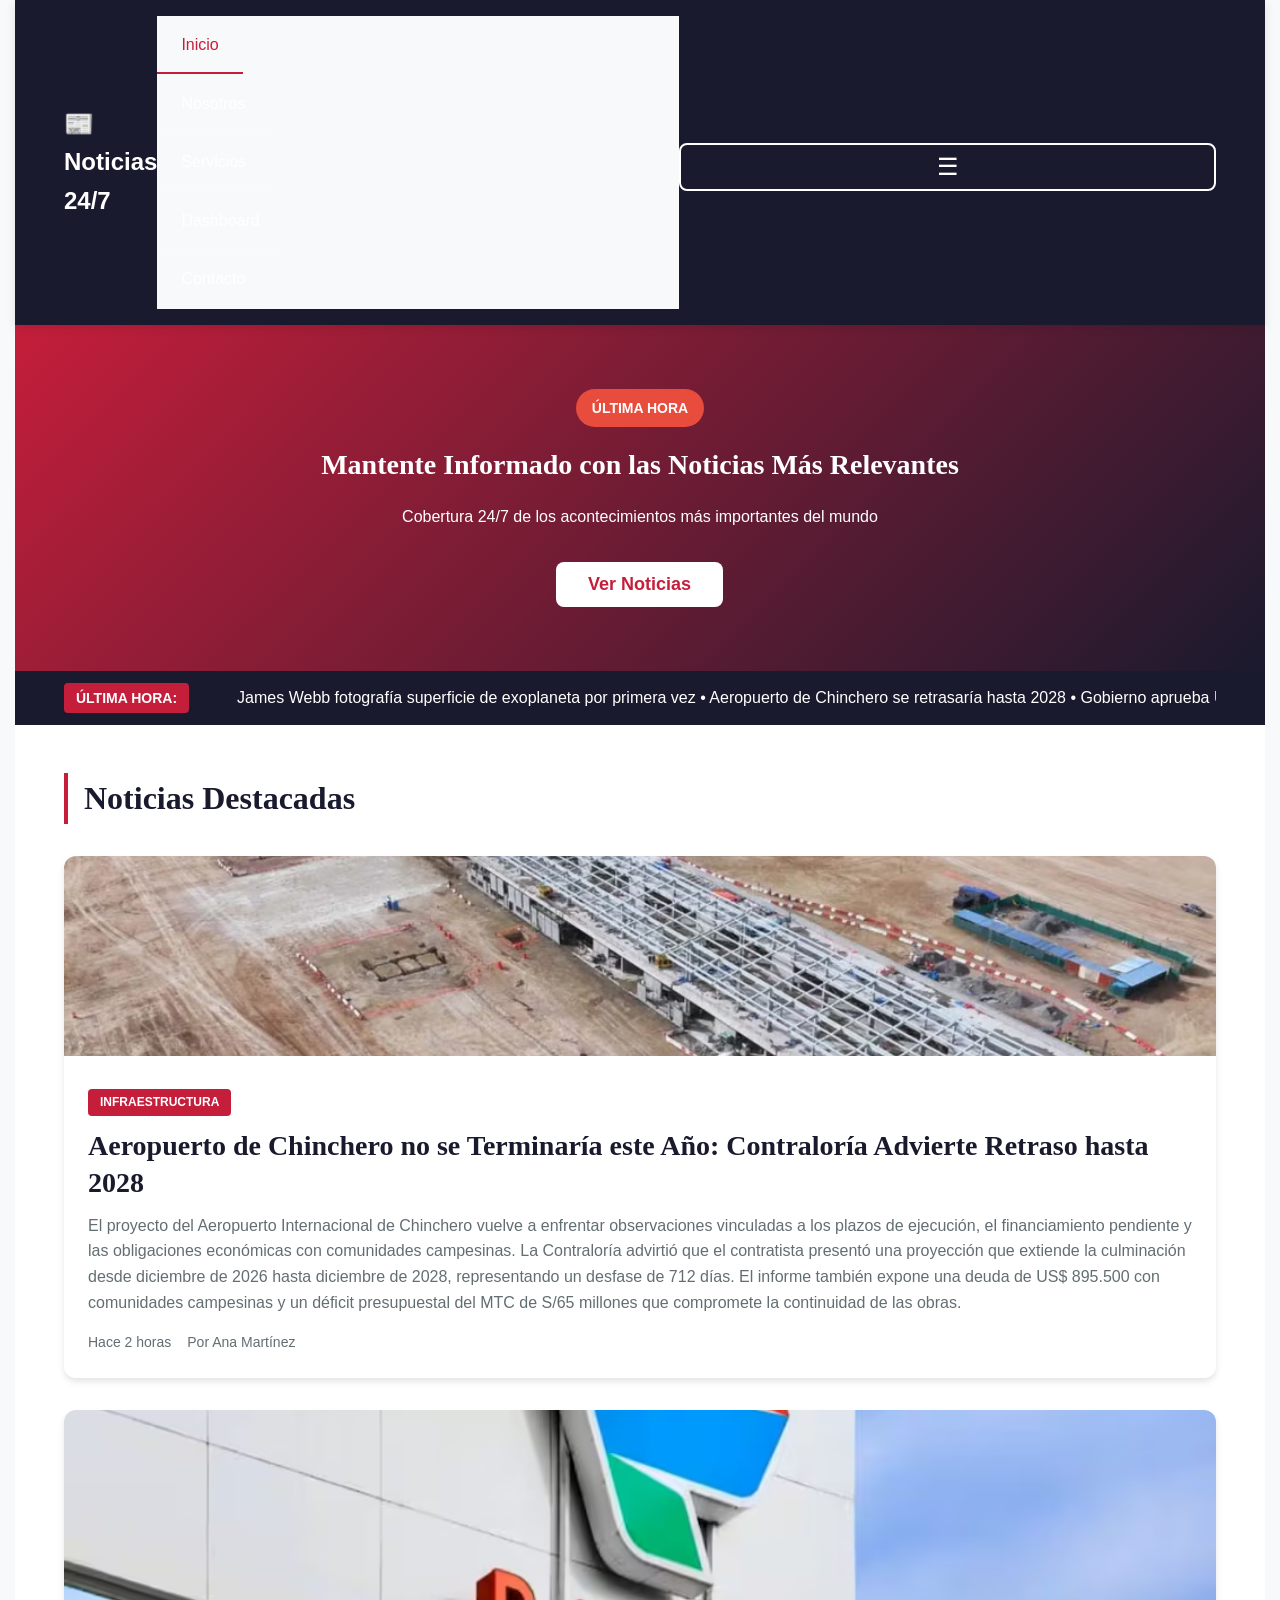
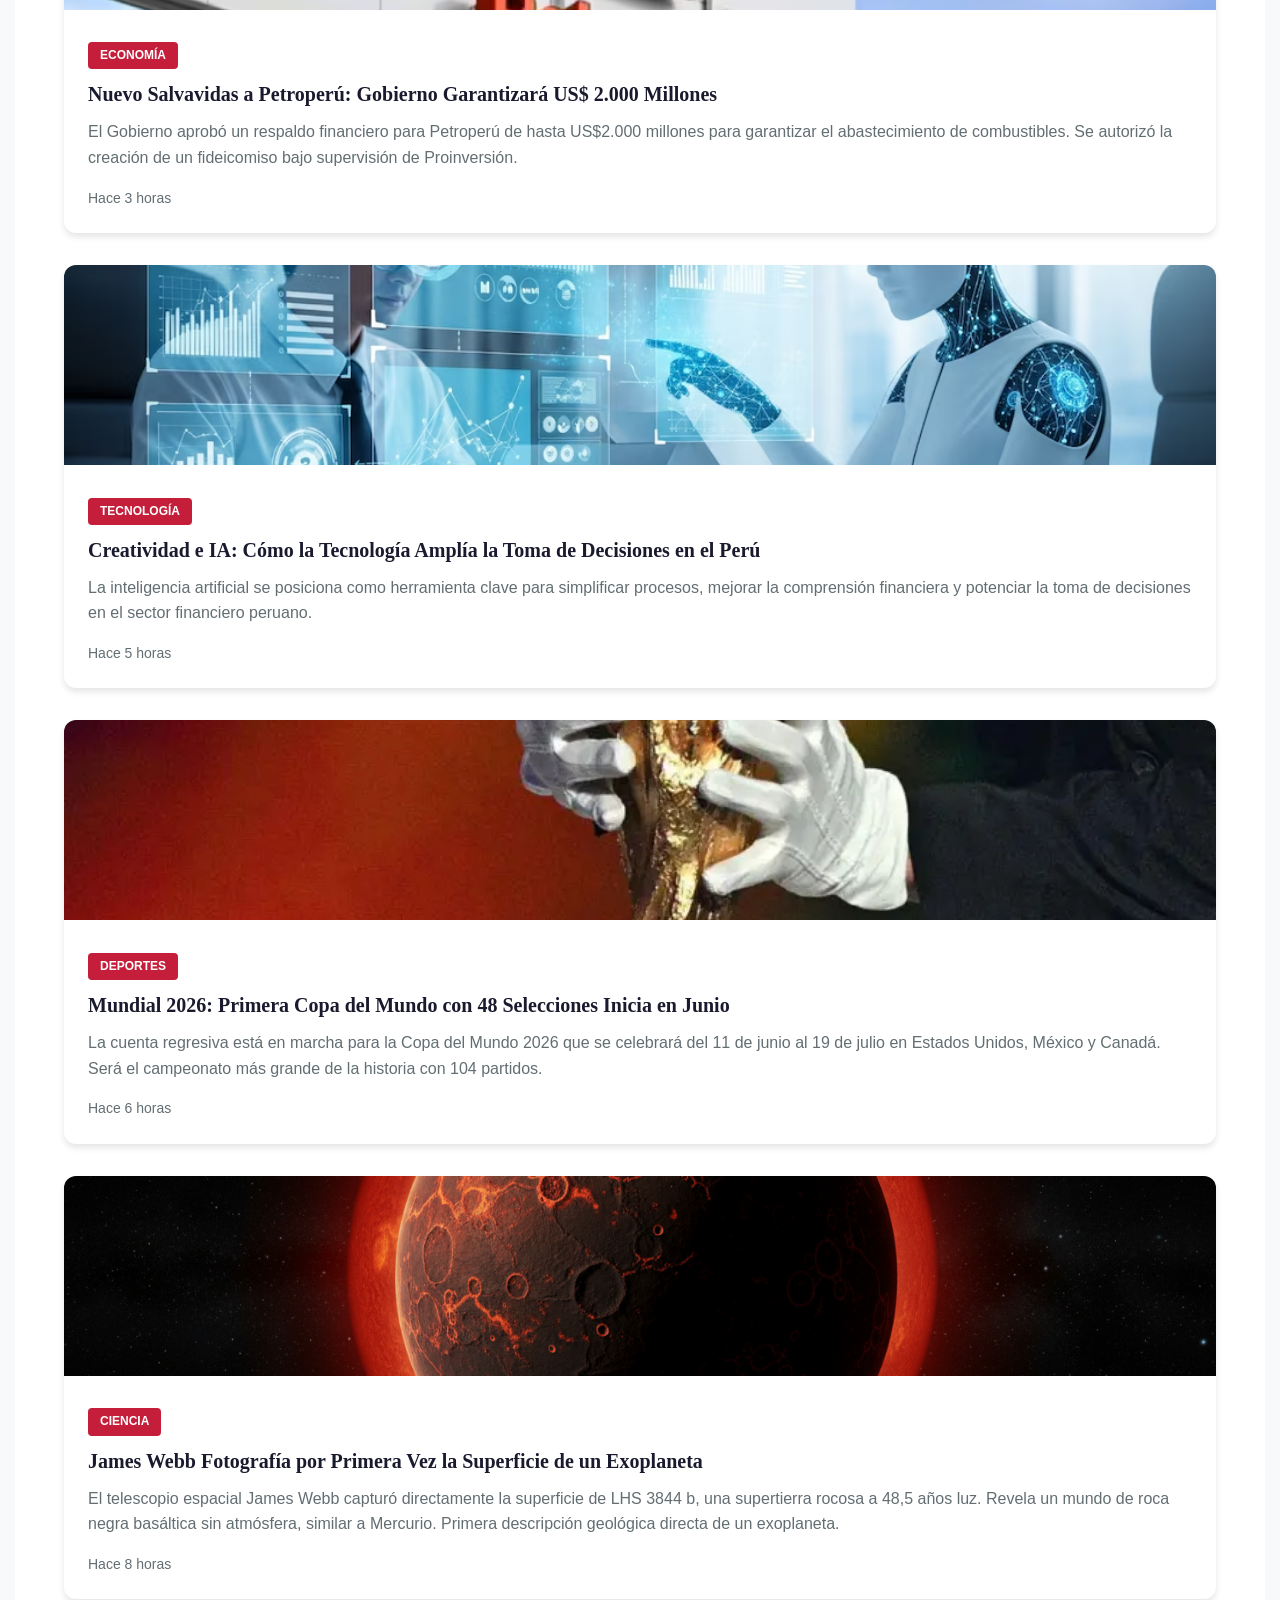
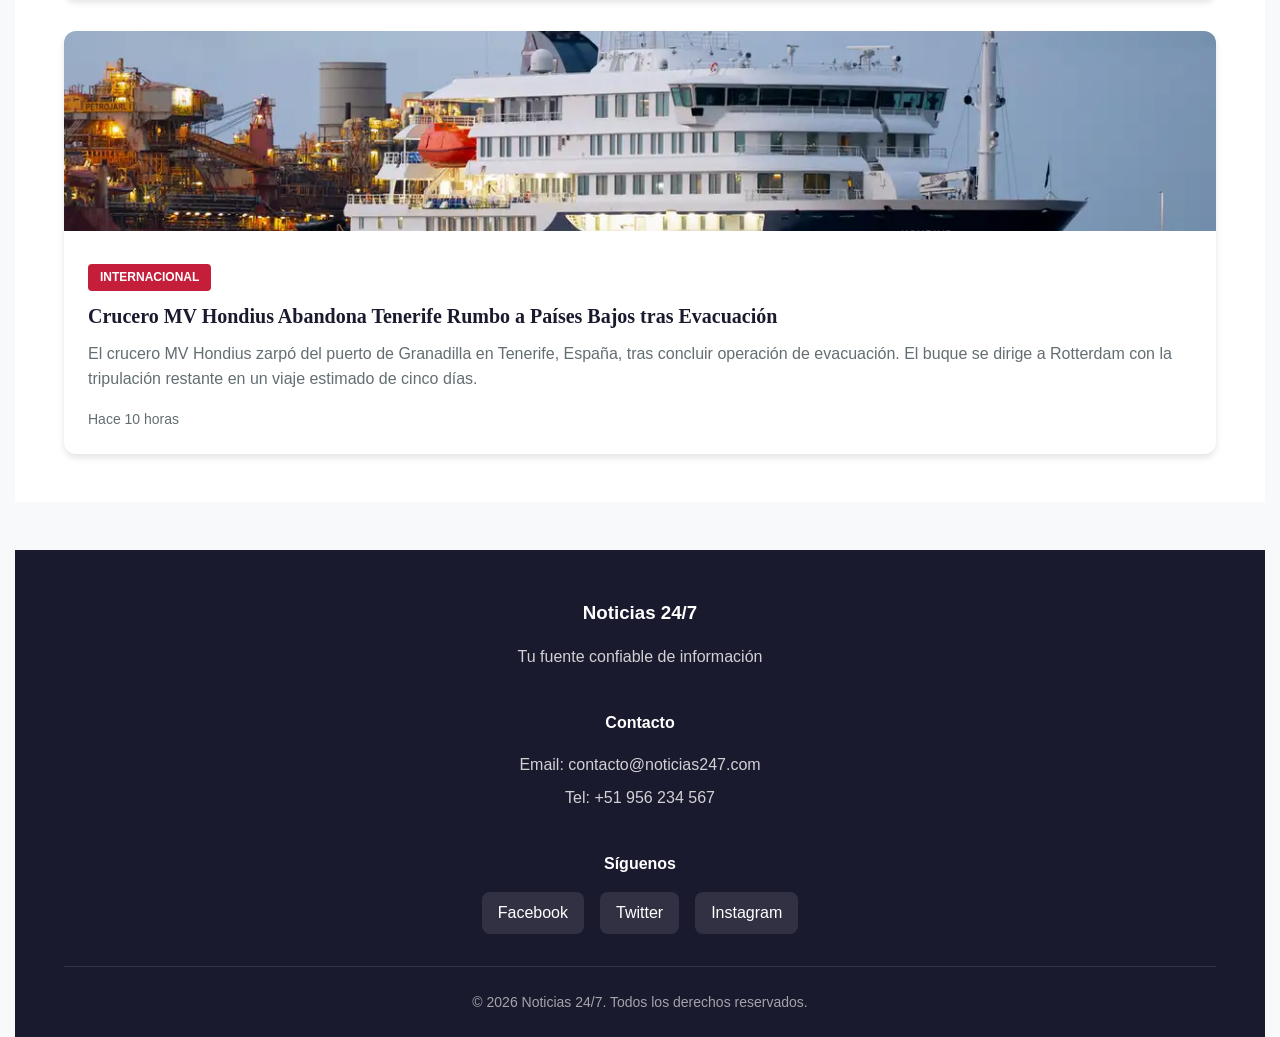
<file: index.html>
<!DOCTYPE html>
<html lang="es">
<head>
    <meta charset="UTF-8">
    <meta name="viewport" content="width=device-width, initial-scale=1.0">
    <title>Inicio - Noticias 24/7</title>
    <link rel="stylesheet" href="css/styles.css">
</head>
<body>
    <header class="header">
        <div class="container">
            <div class="header__content">
                <div class="header__logo">
                    <h1>📰 Noticias 24/7</h1>
                </div>
                <nav class="header__nav" id="navMenu">
                    <ul class="nav__list">
                        <li><a href="index.html" class="nav__link active">Inicio</a></li>
                        <li><a href="nosotros.html" class="nav__link">Nosotros</a></li>
                        <li><a href="servicios.html" class="nav__link">Servicios</a></li>
                        <li><a href="dashboard.html" class="nav__link">Dashboard</a></li>
                        <li><a href="contacto.html" class="nav__link">Contacto</a></li>
                    </ul>
                </nav>
                <button class="header__btn">Suscríbete</button>
                <button class="header__menu-toggle" id="menuToggle">☰</button>
            </div>
        </div>
    </header>

    <section class="hero">
        <div class="container">
            <div class="hero__content">
                <span class="hero__badge">ÚLTIMA HORA</span>
                <h2 class="hero__title">Mantente Informado con las Noticias Más Relevantes</h2>
                <p class="hero__text">Cobertura 24/7 de los acontecimientos más importantes del mundo</p>
                <button class="hero__cta">Ver Noticias</button>
            </div>
        </div>
    </section>

    <section class="breaking-news">
        <div class="container">
            <div class="breaking-news__ticker">
                <span class="ticker__label">ÚLTIMA HORA:</span>
                <span class="ticker__text">James Webb fotografía superficie de exoplaneta por primera vez • Aeropuerto de Chinchero se retrasaría hasta 2028 • Gobierno aprueba US$ 2.000 millones para Petroperú • Mundial 2026 con 48 selecciones inicia el 11 de junio • James Webb fotografía superficie de exoplaneta por primera vez • Aeropuerto de Chinchero se retrasaría hasta 2028 • Gobierno aprueba US$ 2.000 millones para Petroperú • Mundial 2026 con 48 selecciones inicia el 11 de junio</span>
            </div>
        </div>
    </section>

    <section class="featured-news">
        <div class="container">
            <h2 class="section__title">Noticias Destacadas</h2>
            <div class="news__grid">
                <article class="news-card news-card--large">
                    <img src="img/news-1.jpg" alt="Noticia principal" class="news-card__image">
                    <div class="news-card__content">
                        <span class="news-card__category">Infraestructura</span>
                        <h3 class="news-card__title">Aeropuerto de Chinchero no se Terminaría este Año: Contraloría
                            Advierte Retraso hasta 2028</h3>
                        <p class="news-card__excerpt">El proyecto del Aeropuerto Internacional de Chinchero vuelve a enfrentar observaciones vinculadas a los plazos de ejecución, el financiamiento pendiente y las obligaciones económicas con comunidades campesinas. La Contraloría advirtió que el contratista presentó una proyección que extiende la culminación desde diciembre de 2026 hasta diciembre de 2028, representando un desfase de 712 días. El informe también expone una deuda de US$ 895.500 con comunidades campesinas y un déficit presupuestal del MTC de S/65 millones que compromete la continuidad de las obras.</p>
                        <div class="news-card__meta">
                            <span class="meta__date">Hace 2 horas</span>
                            <span class="meta__author">Por Ana Martínez</span>
                        </div>
                    </div>
                </article>

                <article class="news-card">
                    <img src="img/news-2.jpg" alt="Noticia" class="news-card__image">
                    <div class="news-card__content">
                        <span class="news-card__category">Economía</span>
                        <h3 class="news-card__title">Nuevo Salvavidas a Petroperú: Gobierno Garantizará US$ 2.000 Millones</h3>
                        <p class="news-card__excerpt">El Gobierno aprobó un respaldo financiero para Petroperú de hasta US$2.000 millones para garantizar el abastecimiento de combustibles. Se autorizó la creación de un fideicomiso bajo supervisión de Proinversión.</p>
                        <div class="news-card__meta">
                            <span class="meta__date">Hace 3 horas</span>
                        </div>
                    </div>
                </article>

                <article class="news-card">
                    <img src="img/news-3.jpg" alt="Noticia" class="news-card__image">
                    <div class="news-card__content">
                        <span class="news-card__category">Tecnología</span>
                        <h3 class="news-card__title">Creatividad e IA: Cómo la Tecnología Amplía la Toma de Decisiones en el Perú</h3>
                        <p class="news-card__excerpt">La inteligencia artificial se posiciona como herramienta clave para simplificar procesos, mejorar la comprensión financiera y potenciar la toma de decisiones en el sector financiero peruano.</p>
                        <div class="news-card__meta">
                            <span class="meta__date">Hace 5 horas</span>
                        </div>
                    </div>
                </article>

                <article class="news-card">
                    <img src="img/news-4.jpg" alt="Noticia" class="news-card__image">
                    <div class="news-card__content">
                        <span class="news-card__category">Deportes</span>
                        <h3 class="news-card__title">Mundial 2026: Primera Copa del Mundo con 48 Selecciones Inicia en Junio</h3>
                        <p class="news-card__excerpt">La cuenta regresiva está en marcha para la Copa del Mundo 2026 que se celebrará del 11 de junio al 19 de julio en Estados Unidos, México y Canadá. Será el campeonato más grande de la historia con 104 partidos.</p>
                        <div class="news-card__meta">
                            <span class="meta__date">Hace 6 horas</span>
                        </div>
                    </div>
                </article>

                <article class="news-card">
                    <img src="img/news-5.jpg" alt="Noticia" class="news-card__image">
                    <div class="news-card__content">
                        <span class="news-card__category">Ciencia</span>
                        <h3 class="news-card__title">James Webb Fotografía por Primera Vez la Superficie de un Exoplaneta</h3>
                        <p class="news-card__excerpt">El telescopio espacial James Webb capturó directamente la superficie de LHS 3844 b, una supertierra rocosa a 48,5 años luz. Revela un mundo de roca negra basáltica sin atmósfera, similar a Mercurio. Primera descripción geológica directa de un exoplaneta.</p>
                        <div class="news-card__meta">
                            <span class="meta__date">Hace 8 horas</span>
                        </div>
                    </div>
                </article>

                <article class="news-card">
                    <img src="img/news-6.jpg" alt="Noticia" class="news-card__image">
                    <div class="news-card__content">
                        <span class="news-card__category">Internacional</span>
                        <h3 class="news-card__title">Crucero MV Hondius Abandona Tenerife Rumbo a Países Bajos tras Evacuación</h3>
                        <p class="news-card__excerpt">El crucero MV Hondius zarpó del puerto de Granadilla en Tenerife, España, tras concluir operación de evacuación. El buque se dirige a Rotterdam con la tripulación restante en un viaje estimado de cinco días.</p>
                        <div class="news-card__meta">
                            <span class="meta__date">Hace 10 horas</span>
                        </div>
                    </div>
                </article>
            </div>
        </div>
    </section>

    <footer class="footer">
        <div class="container">
            <div class="footer__content">
                <div class="footer__section">
                    <h3>Noticias 24/7</h3>
                    <p>Tu fuente confiable de información</p>
                </div>
                <div class="footer__section">
                    <h4>Contacto</h4>
                    <p>Email: contacto@noticias247.com</p>
                    <p>Tel: +51 956 234 567</p>
                </div>
                <div class="footer__section">
                    <h4>Síguenos</h4>
                    <div class="footer__social">
                        <a href="#" class="social__link">Facebook</a>
                        <a href="#" class="social__link">Twitter</a>
                        <a href="#" class="social__link">Instagram</a>
                    </div>
                </div>
            </div>
            <div class="footer__bottom">
                <p>&copy; 2026 Noticias 24/7. Todos los derechos reservados.</p>
            </div>
        </div>
    </footer>

    <script src="js/menu.js"></script>
</body>
</html>
</file>
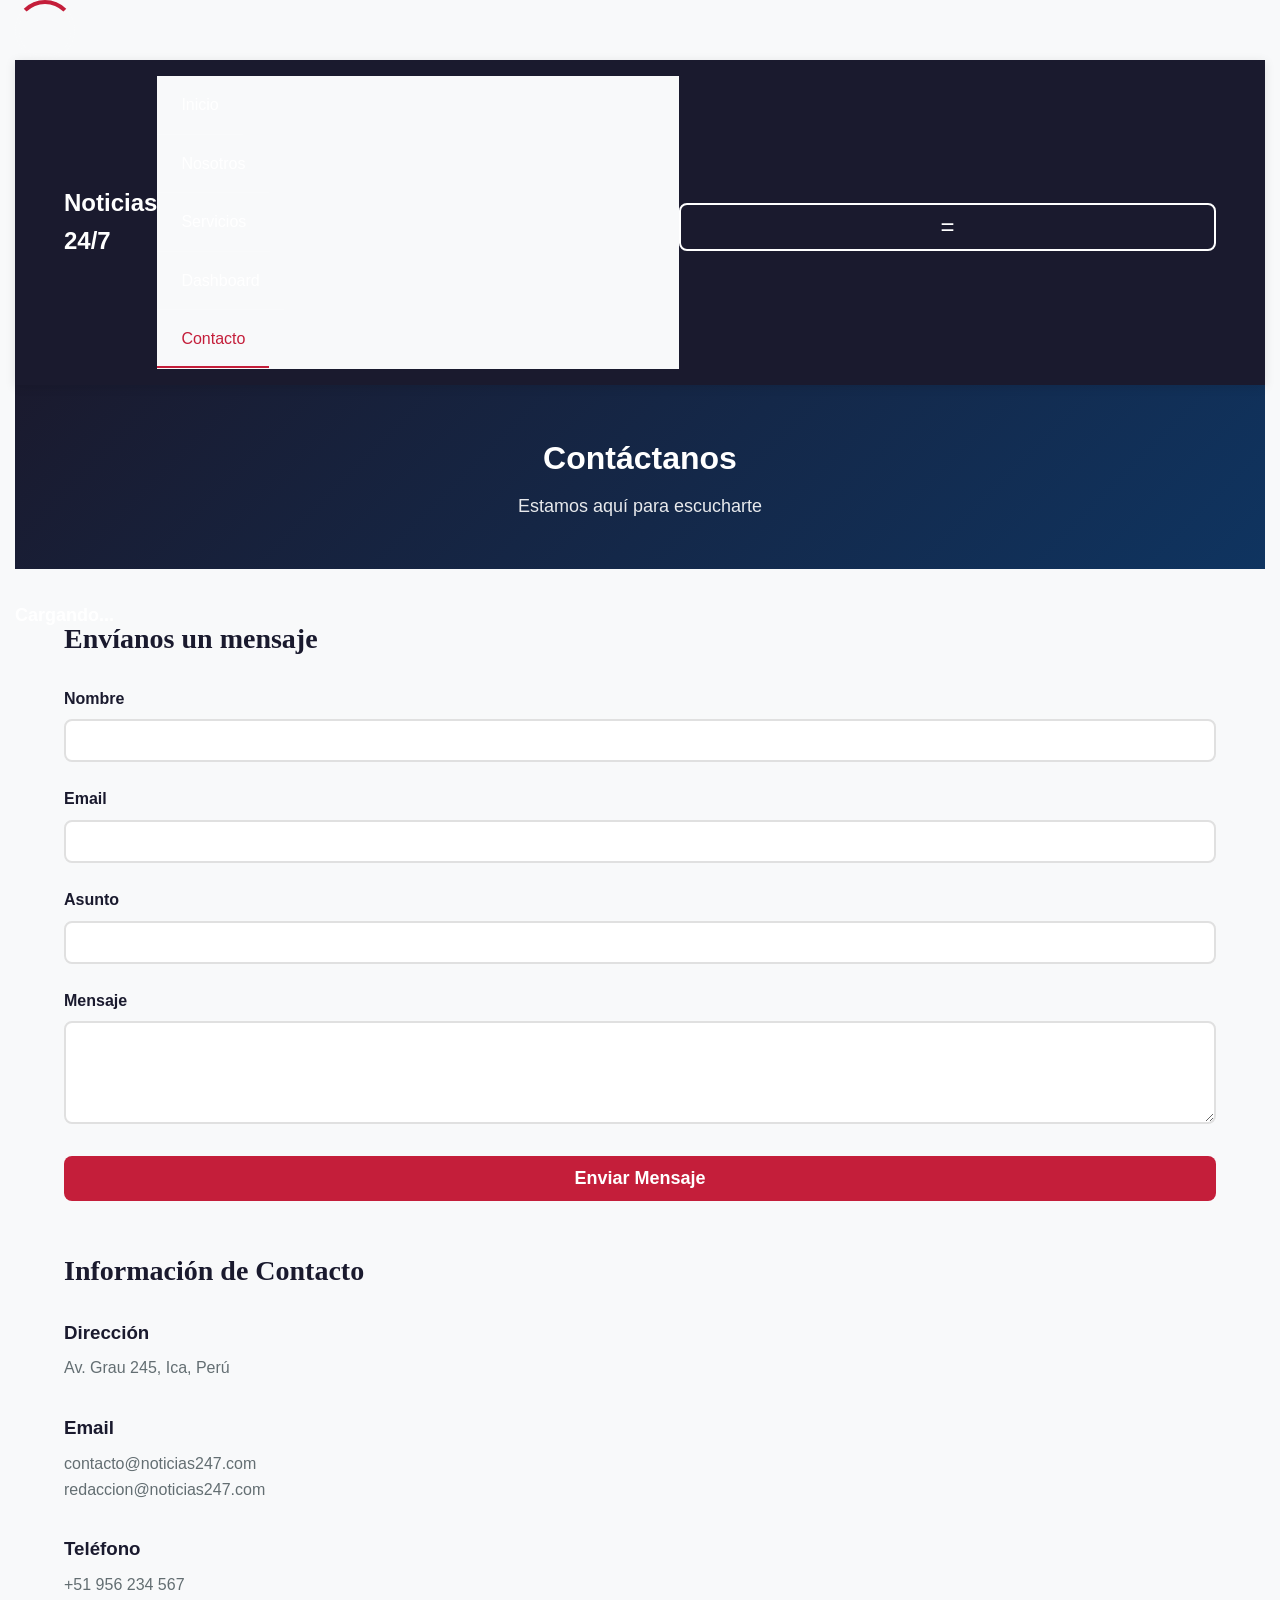
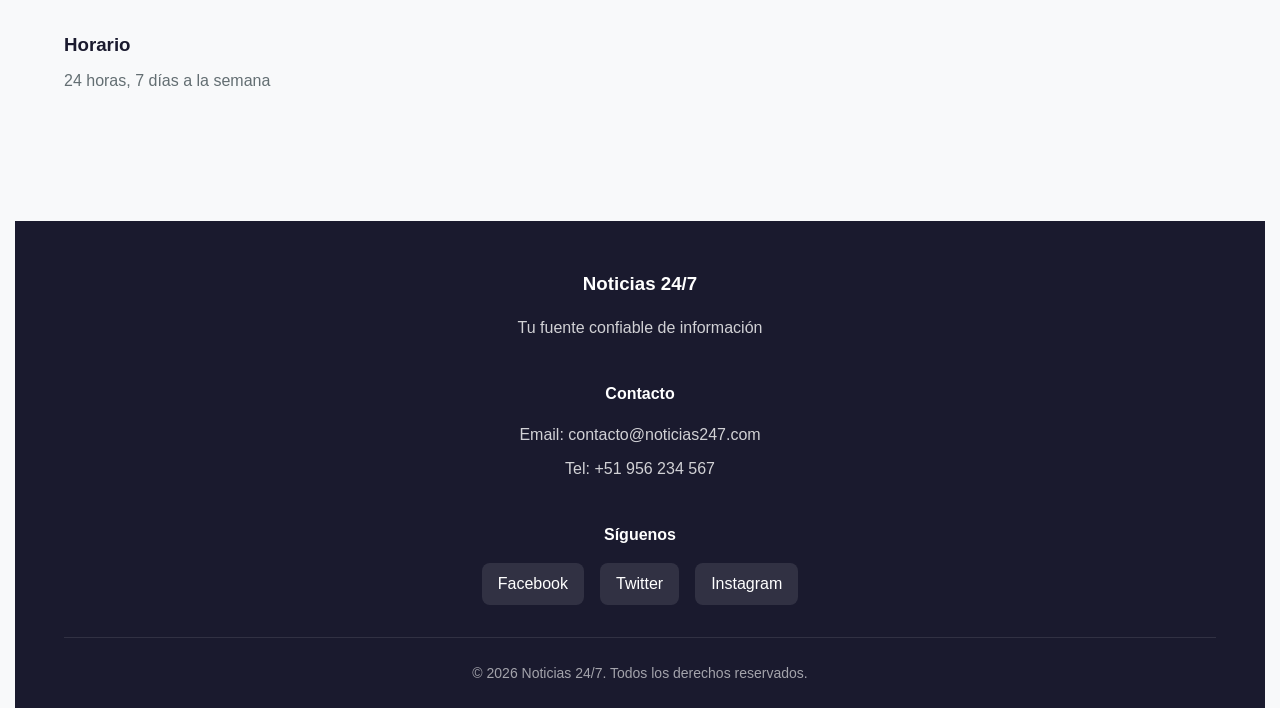
<file: contacto.html>
<!DOCTYPE html>
<html lang="es">
<head>
    <meta charset="UTF-8">
    <meta name="viewport" content="width=device-width, initial-scale=1.0">
    <title>Contacto - Noticias 24/7</title>
    <link rel="stylesheet" href="css/styles.css">
</head>
<body>
    <div class="loader" id="loader">
        <div class="loader__spinner"></div>
        <div class="loader__text">Cargando...</div>
    </div>

    <header class="header">
        <div class="container">
            <div class="header__content">
                <div class="header__logo">
                    <h1>Noticias 24/7</h1>
                </div>
                <nav class="header__nav" id="navMenu">
                    <ul class="nav__list">
                        <li><a href="index.html" class="nav__link">Inicio</a></li>
                        <li><a href="nosotros.html" class="nav__link">Nosotros</a></li>
                        <li><a href="servicios.html" class="nav__link">Servicios</a></li>
                        <li><a href="dashboard.html" class="nav__link">Dashboard</a></li>
                        <li><a href="contacto.html" class="nav__link active">Contacto</a></li>
                    </ul>
                </nav>
                <button class="header__btn">Suscríbete</button>
                <button class="header__menu-toggle" id="menuToggle">=</button>
            </div>
        </div>
    </header>

    <section class="page-hero">
        <div class="container">
            <h2 class="page-hero__title">Contáctanos</h2>
            <p class="page-hero__text">Estamos aquí para escucharte</p>
        </div>
    </section>

    <section class="contact">
        <div class="container">
            <div class="contact__content">
                <div class="contact__form">
                    <h2>Envíanos un mensaje</h2>
                    <form>
                        <div class="form__group">
                            <label for="name">Nombre</label>
                            <input type="text" id="name" name="name" required>
                        </div>
                        <div class="form__group">
                            <label for="email">Email</label>
                            <input type="email" id="email" name="email" required>
                        </div>
                        <div class="form__group">
                            <label for="subject">Asunto</label>
                            <input type="text" id="subject" name="subject" required>
                        </div>
                        <div class="form__group">
                            <label for="message">Mensaje</label>
                            <textarea id="message" name="message" rows="5" required></textarea>
                        </div>
                        <button type="submit" class="form__submit">Enviar Mensaje</button>
                    </form>
                </div>
                <div class="contact__info">
                    <h2>Información de Contacto</h2>
                    <div class="info__item">
                        <h3>Dirección</h3>
                        <p>Av. Grau 245, Ica, Perú</p>
                    </div>
                    <div class="info__item">
                        <h3>Email</h3>
                        <p>contacto@noticias247.com</p>
                        <p>redaccion@noticias247.com</p>
                    </div>
                    <div class="info__item">
                        <h3>Teléfono</h3>
                        <p>+51 956 234 567</p>
                    </div>
                    <div class="info__item">
                        <h3>Horario</h3>
                        <p>24 horas, 7 días a la semana</p>
                    </div>
                </div>
            </div>
        </div>
    </section>

    <footer class="footer">
        <div class="container">
            <div class="footer__content">
                <div class="footer__section">
                    <h3>Noticias 24/7</h3>
                    <p>Tu fuente confiable de información</p>
                </div>
                <div class="footer__section">
                    <h4>Contacto</h4>
                    <p>Email: contacto@noticias247.com</p>
                    <p>Tel: +51 956 234 567</p>
                </div>
                <div class="footer__section">
                    <h4>Síguenos</h4>
                    <div class="footer__social">
                        <a href="#" class="social__link">Facebook</a>
                        <a href="#" class="social__link">Twitter</a>
                        <a href="#" class="social__link">Instagram</a>
                    </div>
                </div>
            </div>
            <div class="footer__bottom">
                <p>&copy; 2026 Noticias 24/7. Todos los derechos reservados.</p>
            </div>
        </div>
    </footer>

    <script src="js/menu.js"></script>
</body>
</html>
</file>
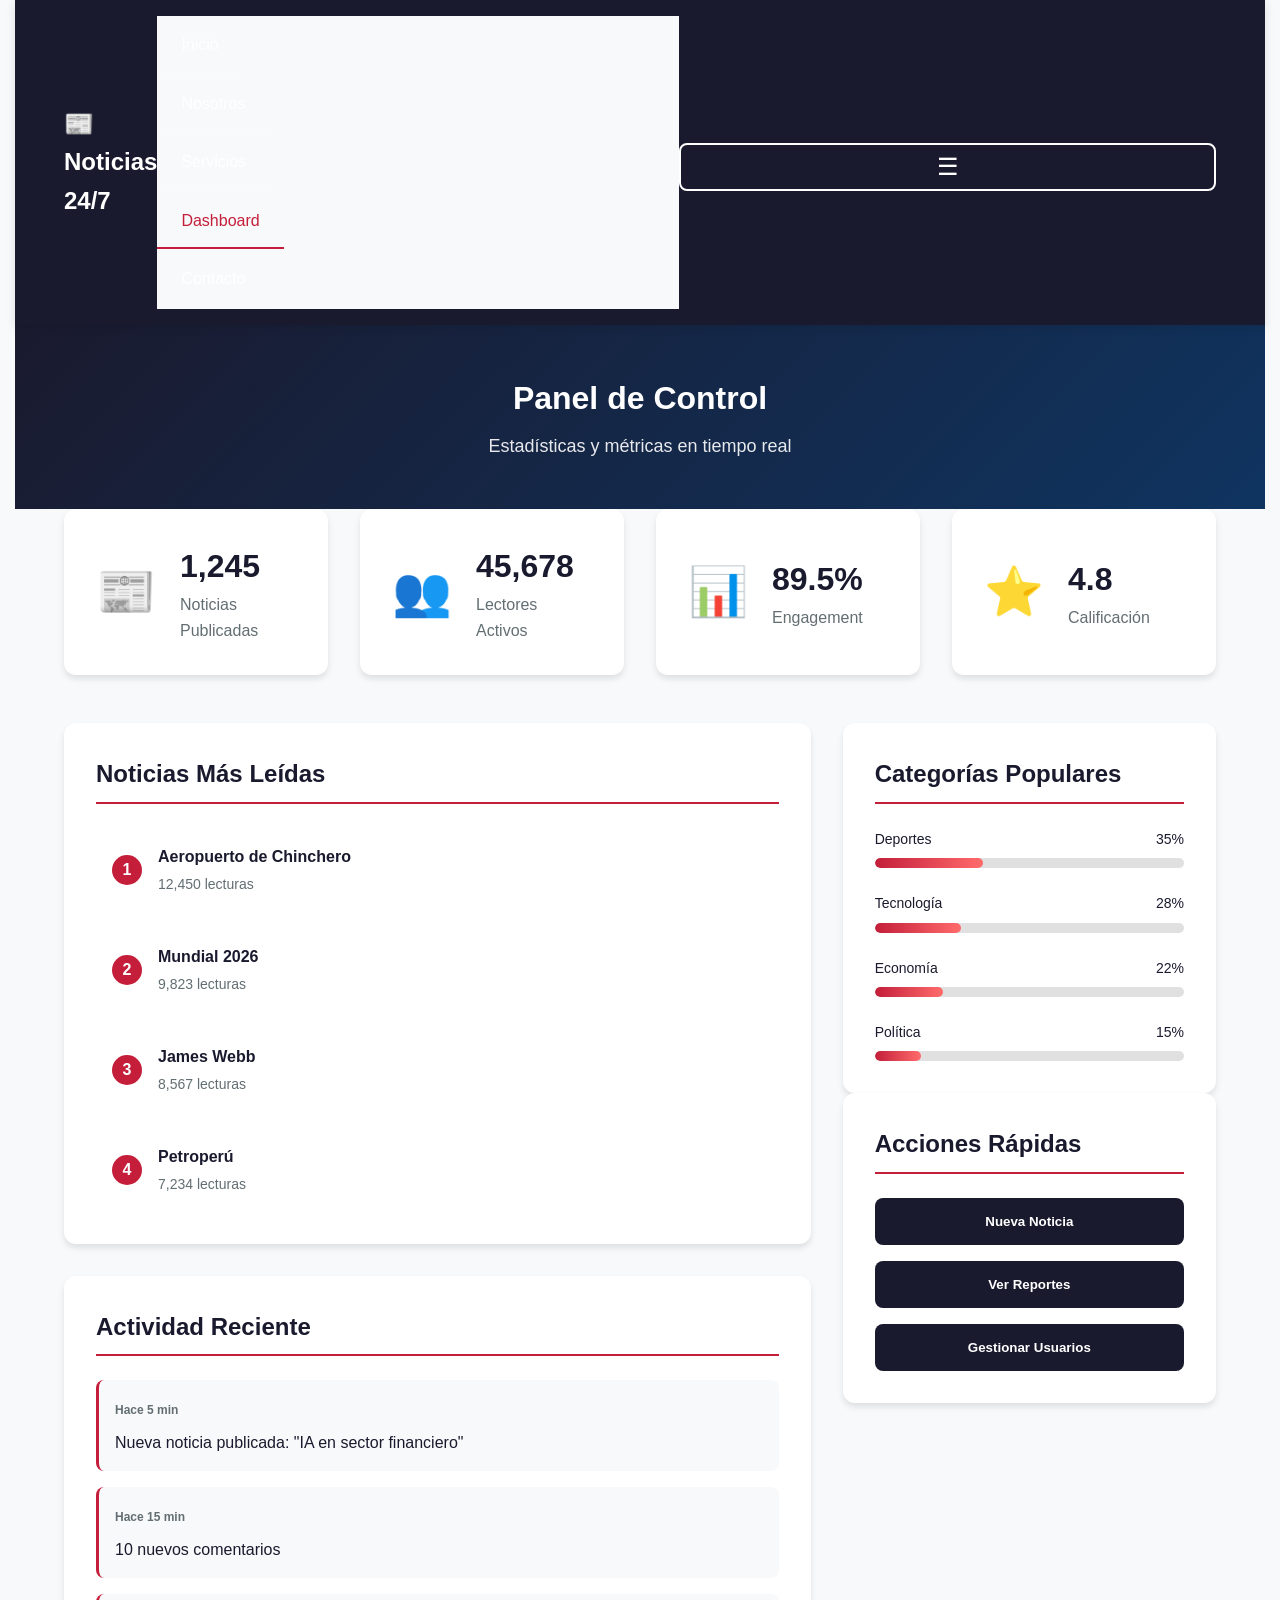
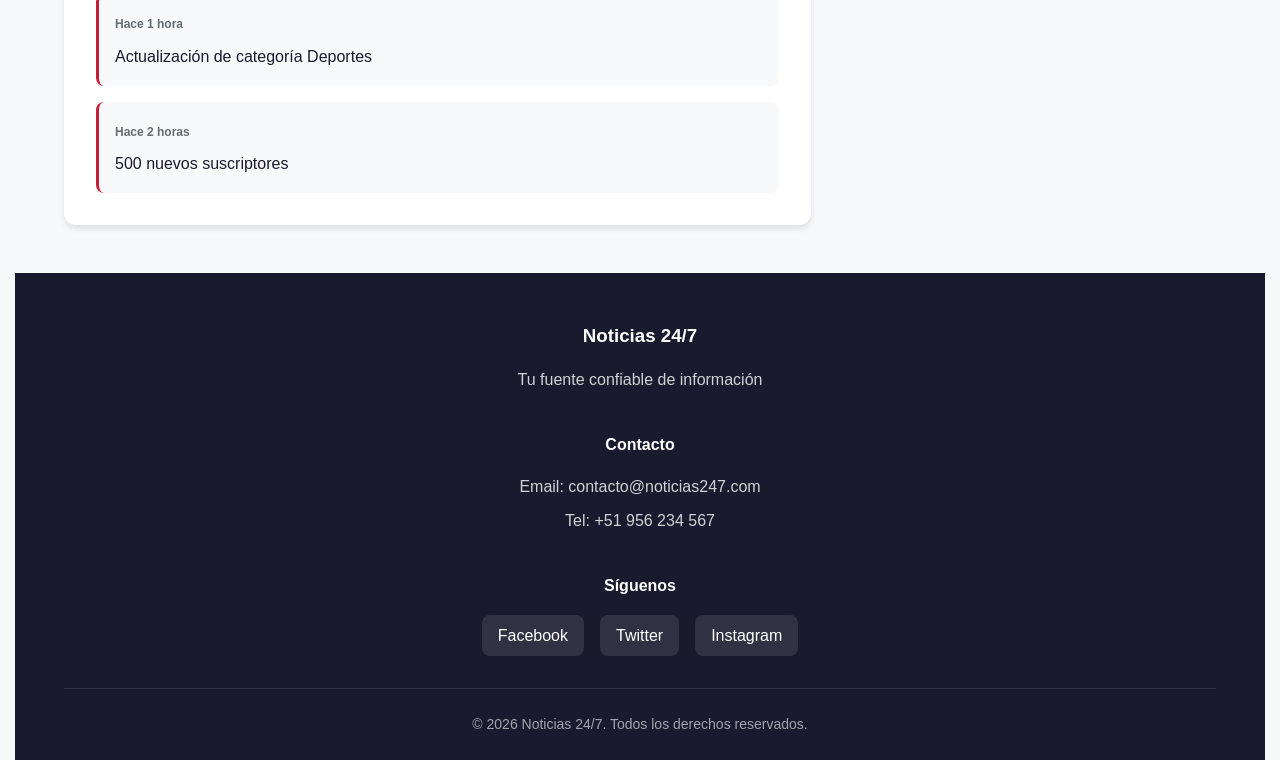
<file: dashboard.html>
<!DOCTYPE html>
<html lang="es">
<head>
    <meta charset="UTF-8">
    <meta name="viewport" content="width=device-width, initial-scale=1.0">
    <title>Dashboard - Noticias 24/7</title>
    <link rel="stylesheet" href="css/styles.css">
</head>
<body>
    <header class="header">
        <div class="container">
            <div class="header__content">
                <div class="header__logo">
                    <h1>📰 Noticias 24/7</h1>
                </div>
                <nav class="header__nav" id="navMenu">
                    <ul class="nav__list">
                        <li><a href="index.html" class="nav__link">Inicio</a></li>
                        <li><a href="nosotros.html" class="nav__link">Nosotros</a></li>
                        <li><a href="servicios.html" class="nav__link">Servicios</a></li>
                        <li><a href="dashboard.html" class="nav__link active">Dashboard</a></li>
                        <li><a href="contacto.html" class="nav__link">Contacto</a></li>
                    </ul>
                </nav>
                <button class="header__btn">Suscríbete</button>
                <button class="header__menu-toggle" id="menuToggle">☰</button>
            </div>
        </div>
    </header>

    <section class="page-hero">
        <div class="container">
            <h2 class="page-hero__title">Panel de Control</h2>
            <p class="page-hero__text">Estadísticas y métricas en tiempo real</p>
        </div>
    </section>

    <section class="dashboard">
        <div class="container">
            <div class="dashboard__stats">
                <div class="stat-card">
                    <div class="stat-card__icon">📰</div>
                    <div class="stat-card__content">
                        <h3 class="stat-card__value">1,245</h3>
                        <p class="stat-card__label">Noticias Publicadas</p>
                    </div>
                </div>

                <div class="stat-card">
                    <div class="stat-card__icon">👥</div>
                    <div class="stat-card__content">
                        <h3 class="stat-card__value">45,678</h3>
                        <p class="stat-card__label">Lectores Activos</p>
                    </div>
                </div>

                <div class="stat-card">
                    <div class="stat-card__icon">📊</div>
                    <div class="stat-card__content">
                        <h3 class="stat-card__value">89.5%</h3>
                        <p class="stat-card__label">Engagement</p>
                    </div>
                </div>

                <div class="stat-card">
                    <div class="stat-card__icon">⭐</div>
                    <div class="stat-card__content">
                        <h3 class="stat-card__value">4.8</h3>
                        <p class="stat-card__label">Calificación</p>
                    </div>
                </div>
            </div>

            <div class="dashboard__content">
                <div class="dashboard__main">
                    <div class="dashboard-card">
                        <h3 class="dashboard-card__title">Noticias Más Leídas</h3>
                        <div class="trending-list">
                            <div class="trending-item">
                                <span class="trending-item__number">1</span>
                                <div class="trending-item__content">
                                    <h4>Aeropuerto de Chinchero</h4>
                                    <p>12,450 lecturas</p>
                                </div>
                            </div>
                            <div class="trending-item">
                                <span class="trending-item__number">2</span>
                                <div class="trending-item__content">
                                    <h4>Mundial 2026</h4>
                                    <p>9,823 lecturas</p>
                                </div>
                            </div>
                            <div class="trending-item">
                                <span class="trending-item__number">3</span>
                                <div class="trending-item__content">
                                    <h4>James Webb</h4>
                                    <p>8,567 lecturas</p>
                                </div>
                            </div>
                            <div class="trending-item">
                                <span class="trending-item__number">4</span>
                                <div class="trending-item__content">
                                    <h4>Petroperú</h4>
                                    <p>7,234 lecturas</p>
                                </div>
                            </div>
                        </div>
                    </div>

                    <div class="dashboard-card">
                        <h3 class="dashboard-card__title">Actividad Reciente</h3>
                        <div class="activity-list">
                            <div class="activity-item">
                                <span class="activity-item__time">Hace 5 min</span>
                                <p class="activity-item__text">Nueva noticia publicada: "IA en sector financiero"</p>
                            </div>
                            <div class="activity-item">
                                <span class="activity-item__time">Hace 15 min</span>
                                <p class="activity-item__text">10 nuevos comentarios</p>
                            </div>
                            <div class="activity-item">
                                <span class="activity-item__time">Hace 1 hora</span>
                                <p class="activity-item__text">Actualización de categoría Deportes</p>
                            </div>
                            <div class="activity-item">
                                <span class="activity-item__time">Hace 2 horas</span>
                                <p class="activity-item__text">500 nuevos suscriptores</p>
                            </div>
                        </div>
                    </div>
                </div>

                <div class="dashboard__sidebar">
                    <div class="dashboard-card">
                        <h3 class="dashboard-card__title">Categorías Populares</h3>
                        <div class="categories-chart">
                            <div class="chart-item">
                                <div class="chart-item__label">
                                    <span>Deportes</span>
                                    <span>35%</span>
                                </div>
                                <div class="chart-item__bar">
                                    <div class="chart-item__fill" style="width: 35%;"></div>
                                </div>
                            </div>
                            <div class="chart-item">
                                <div class="chart-item__label">
                                    <span>Tecnología</span>
                                    <span>28%</span>
                                </div>
                                <div class="chart-item__bar">
                                    <div class="chart-item__fill" style="width: 28%;"></div>
                                </div>
                            </div>
                            <div class="chart-item">
                                <div class="chart-item__label">
                                    <span>Economía</span>
                                    <span>22%</span>
                                </div>
                                <div class="chart-item__bar">
                                    <div class="chart-item__fill" style="width: 22%;"></div>
                                </div>
                            </div>
                            <div class="chart-item">
                                <div class="chart-item__label">
                                    <span>Política</span>
                                    <span>15%</span>
                                </div>
                                <div class="chart-item__bar">
                                    <div class="chart-item__fill" style="width: 15%;"></div>
                                </div>
                            </div>
                        </div>
                    </div>

                    <div class="dashboard-card">
                        <h3 class="dashboard-card__title">Acciones Rápidas</h3>
                        <div class="quick-actions">
                            <button class="quick-action-btn" onclick="openModal()">Nueva Noticia</button>
                            <button class="quick-action-btn">Ver Reportes</button>
                            <button class="quick-action-btn">Gestionar Usuarios</button>
                        </div>
                    </div>
                </div>
            </div>
        </div>
    </section>

    <!-- Modal -->
    <div id="modal" class="modal">
        <div class="modal__content">
            <span class="modal__close" onclick="closeModal()">&times;</span>
            <h2 class="modal__title">Publicar Nueva Noticia</h2>
            <form class="modal__form">
                <div class="form__group">
                    <label for="news-title">Título</label>
                    <input type="text" id="news-title" placeholder="Título de la noticia" required>
                </div>
                <div class="form__group">
                    <label for="news-category">Categoría</label>
                    <select id="news-category" required>
                        <option value="">Seleccionar categoría</option>
                        <option value="politica">Política</option>
                        <option value="economia">Economía</option>
                        <option value="tecnologia">Tecnología</option>
                        <option value="deportes">Deportes</option>
                    </select>
                </div>
                <div class="form__group">
                    <label for="news-content">Contenido</label>
                    <textarea id="news-content" rows="5" placeholder="Escribe el contenido aquí..." required></textarea>
                </div>
                <button type="submit" class="form__submit">Publicar</button>
            </form>
        </div>
    </div>

    <footer class="footer">
        <div class="container">
            <div class="footer__content">
                <div class="footer__section">
                    <h3>Noticias 24/7</h3>
                    <p>Tu fuente confiable de información</p>
                </div>
                <div class="footer__section">
                    <h4>Contacto</h4>
                    <p>Email: contacto@noticias247.com</p>
                    <p>Tel: +51 956 234 567</p>
                </div>
                <div class="footer__section">
                    <h4>Síguenos</h4>
                    <div class="footer__social">
                        <a href="#" class="social__link">Facebook</a>
                        <a href="#" class="social__link">Twitter</a>
                        <a href="#" class="social__link">Instagram</a>
                    </div>
                </div>
            </div>
            <div class="footer__bottom">
                <p>&copy; 2026 Noticias 24/7. Todos los derechos reservados.</p>
            </div>
        </div>
    </footer>

    <script src="js/menu.js"></script>
    <script src="js/modal.js"></script>
</body>
</html>
</file>
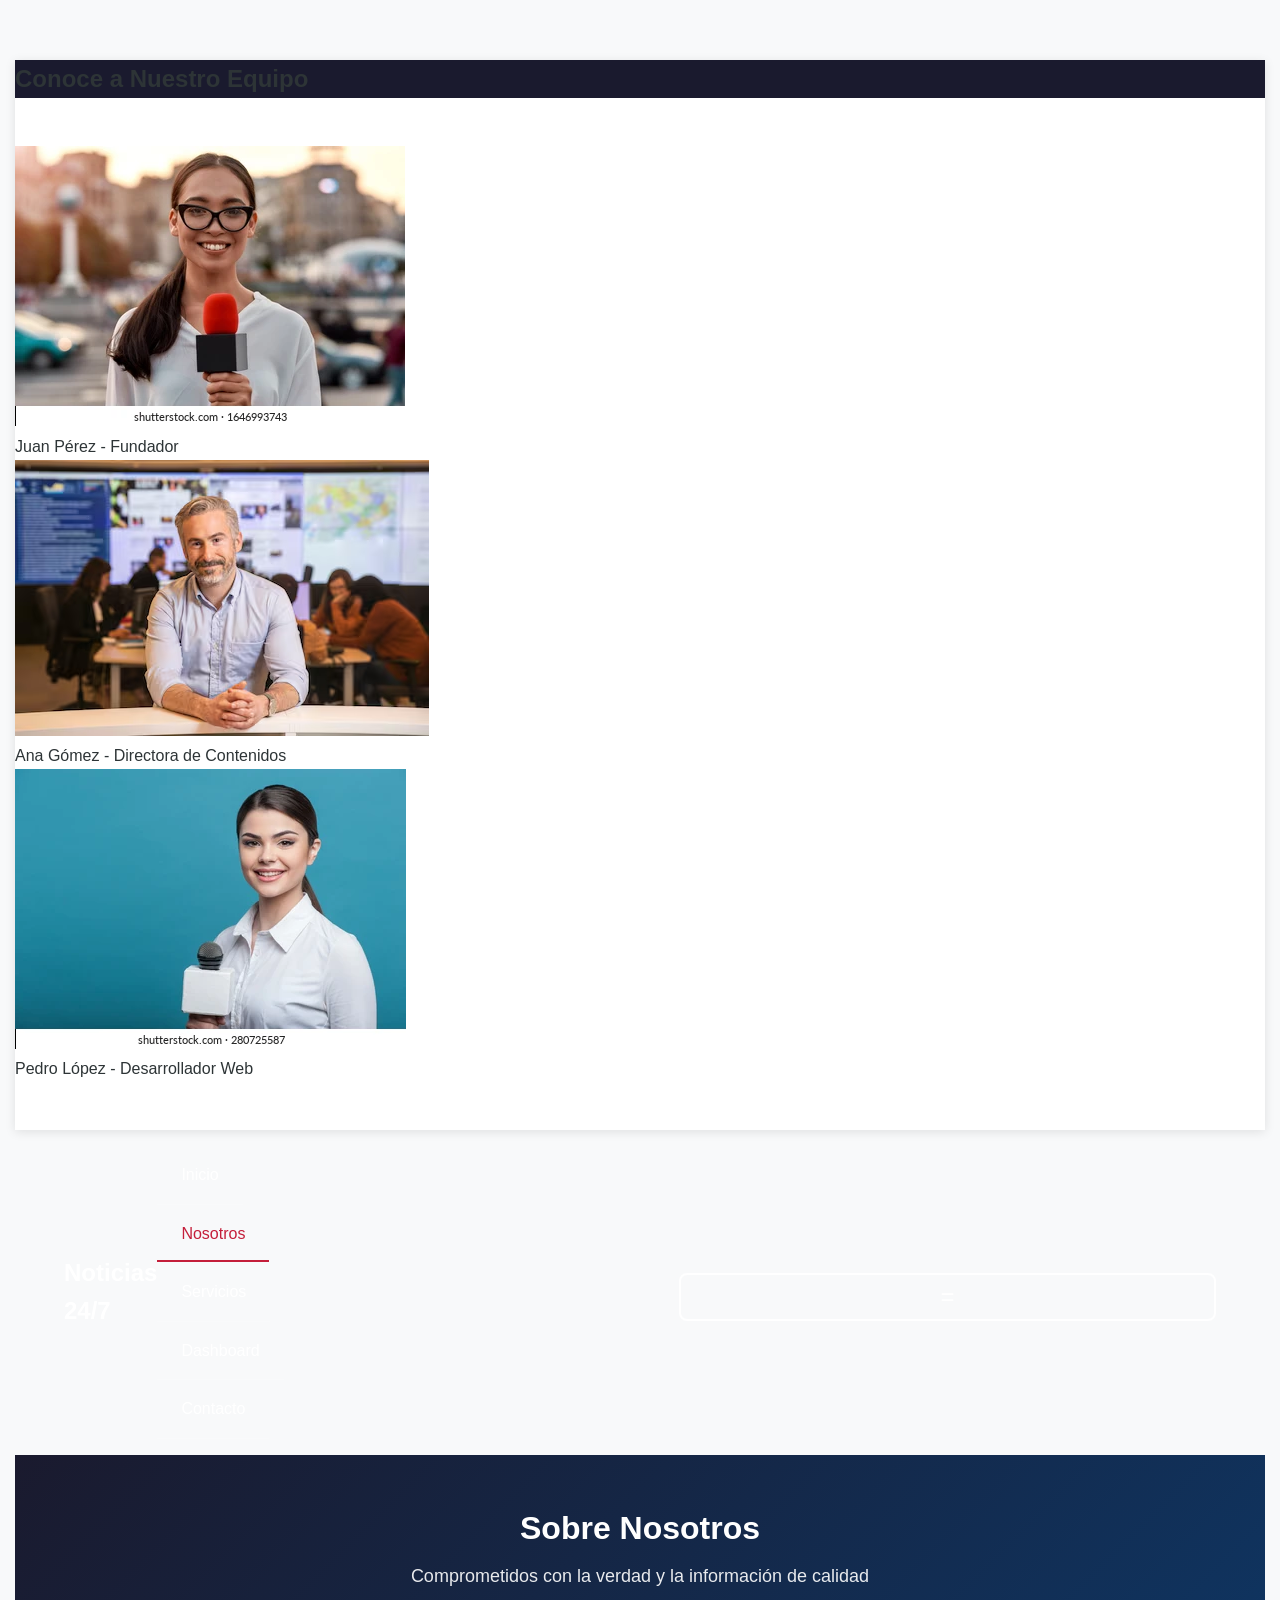
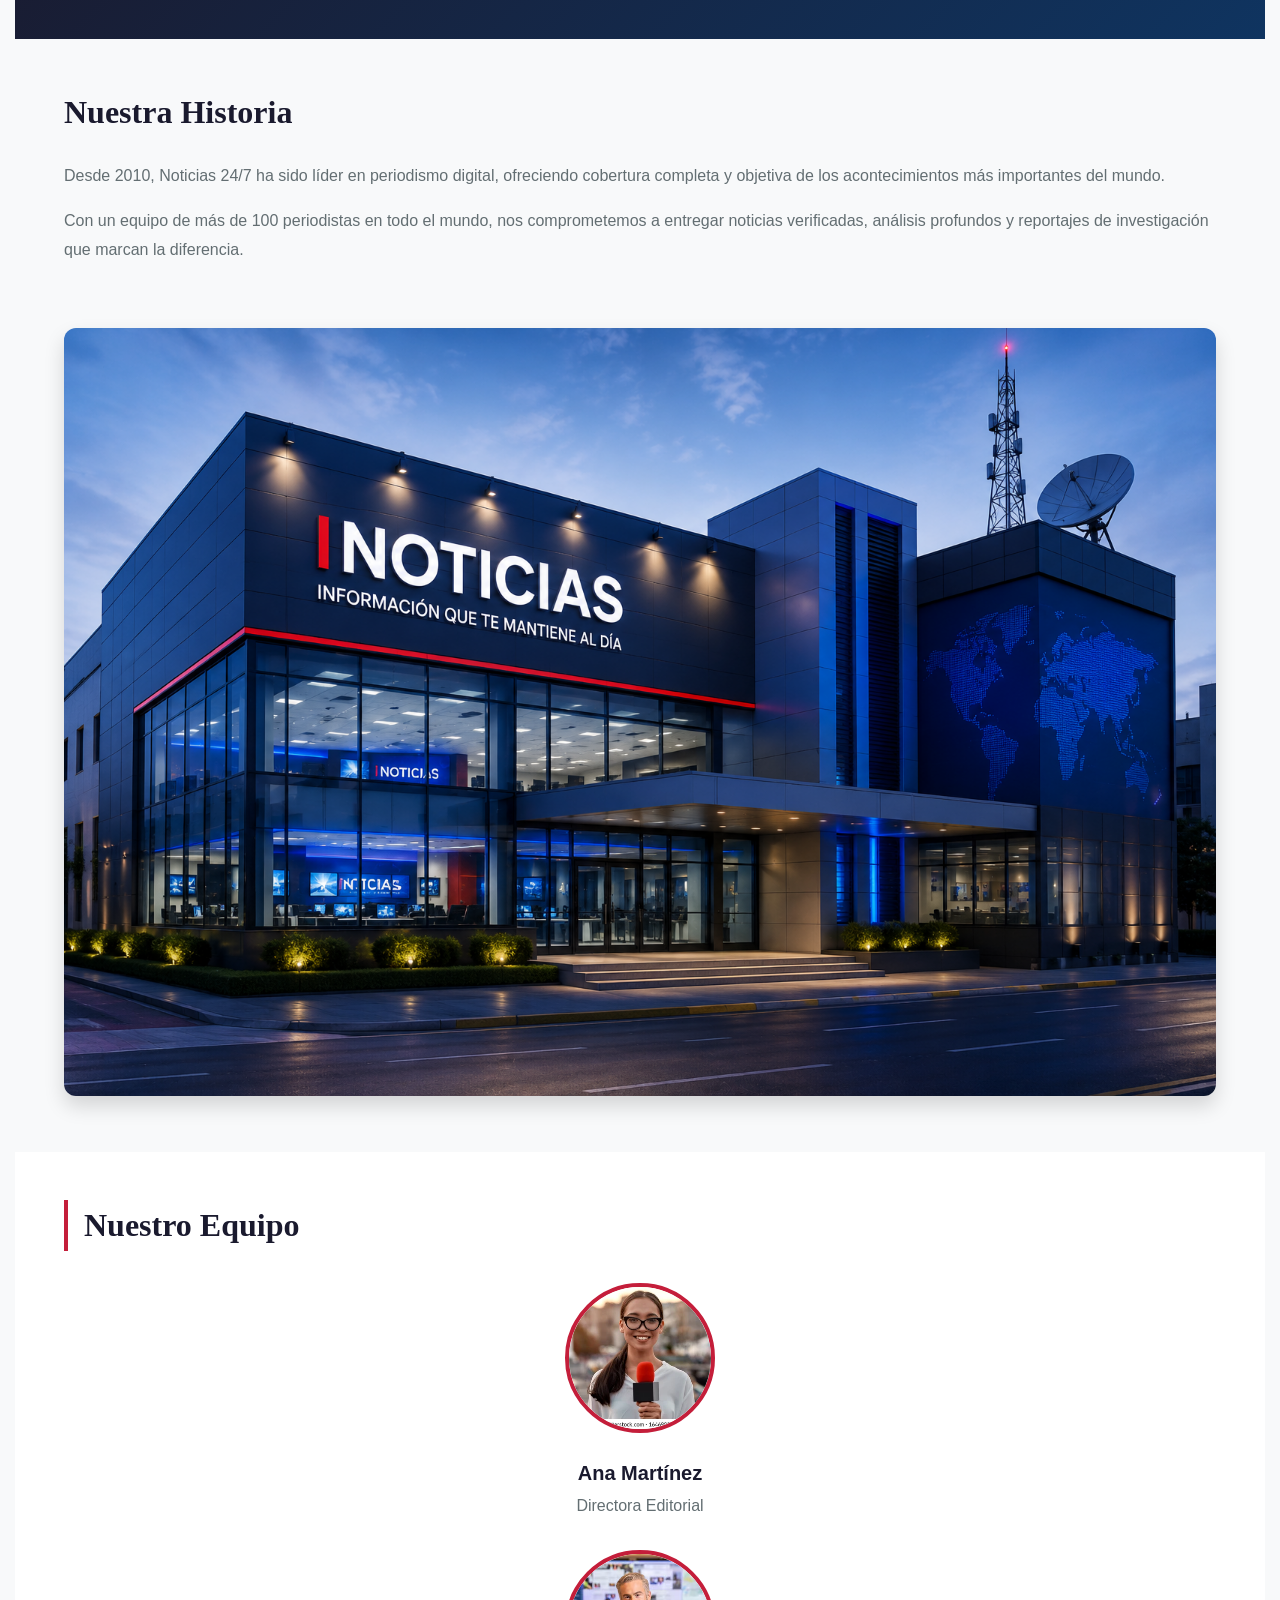
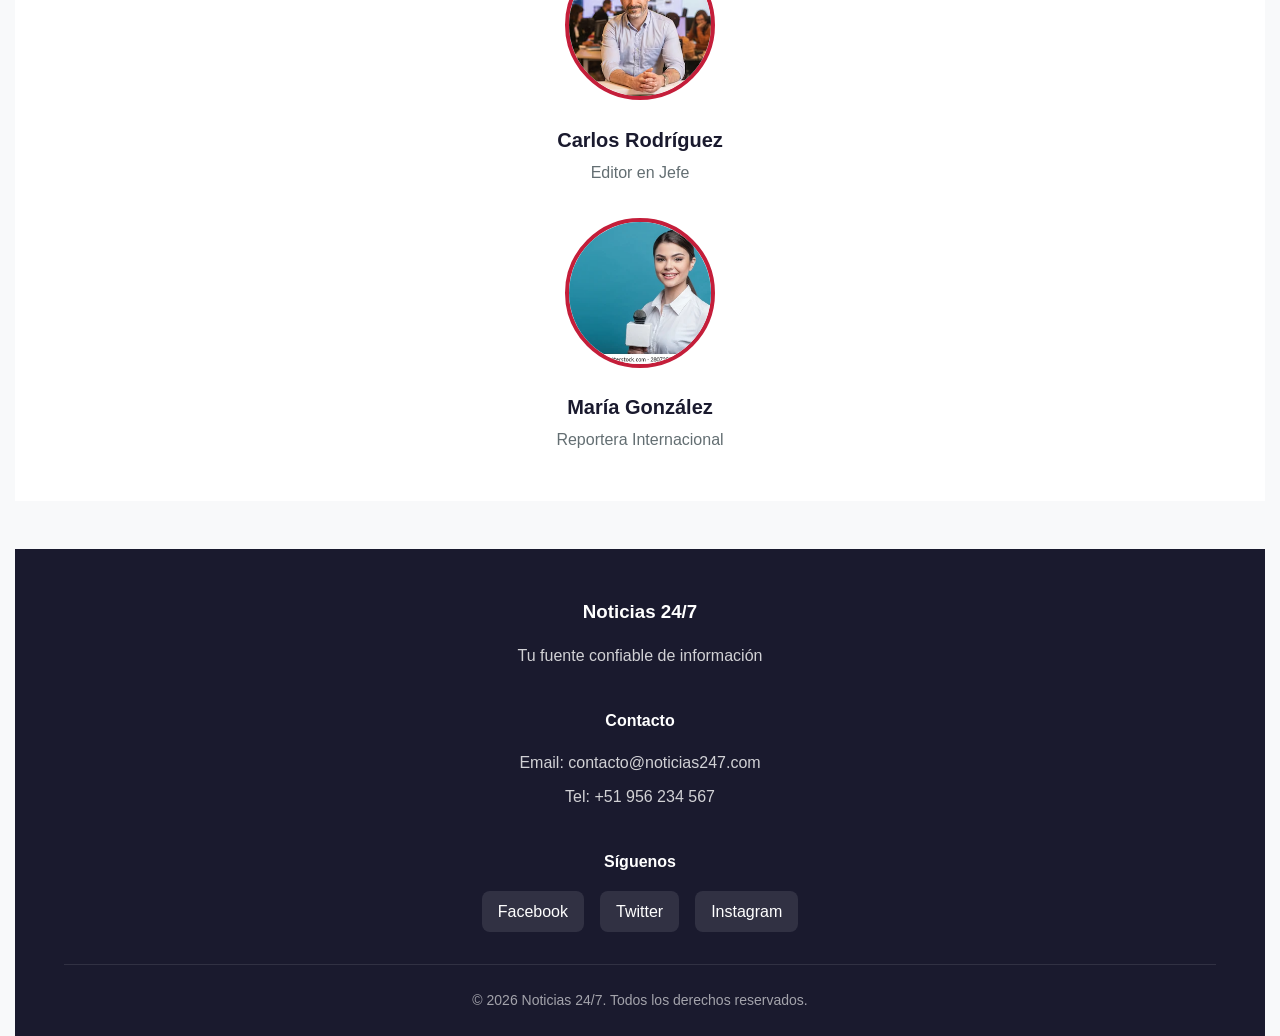
<file: nosotros.html>
<!DOCTYPE html>
<html lang="es">
<head>
    <meta charset="UTF-8">
    <meta name="viewport" content="width=device-width, initial-scale=1.0">
    <title>Nosotros - Noticias 24/7</title>
    <link rel="stylesheet" href="css/styles.css">
</head>
<body>
    <div class="loader" id="loader">
        <div class="loader__spinner"></div>
        <div class="loader__text">Cargando...</div>
    </div>

    <header class="header">
        <h2>Conoce a Nuestro Equipo</h2>
        <div class="team">
            <div class="team-member">
                <img src="img/team-1.jpg" alt="Miembro del equipo">
                <p>Juan Pérez - Fundador</p>
            </div>
            <div class="team-member">
                <img src="img/team-2.jpg" alt="Miembro del equipo">
                <p>Ana Gómez - Directora de Contenidos</p>
            </div>
            <div class="team-member">
                <img src="img/team-3.jpg" alt="Miembro del equipo">
                <p>Pedro López - Desarrollador Web</p>
            </div>
        </div>
    </header>
        <div class="container">
            <div class="header__content">
                <div class="header__logo">
                    <h1>Noticias 24/7</h1>
                </div>
                <nav class="header__nav" id="navMenu">
                    <ul class="nav__list">
                        <li><a href="index.html" class="nav__link">Inicio</a></li>
                        <li><a href="nosotros.html" class="nav__link active">Nosotros</a></li>
                        <li><a href="servicios.html" class="nav__link">Servicios</a></li>
                        <li><a href="dashboard.html" class="nav__link">Dashboard</a></li>
                        <li><a href="contacto.html" class="nav__link">Contacto</a></li>
                    </ul>
                </nav>
                <button class="header__btn">Suscríbete</button>
                <button class="header__menu-toggle" id="menuToggle">=</button>
            </div>
        </div>
    </header>

    <section class="page-hero">
        <div class="container">
            <h2 class="page-hero__title">Sobre Nosotros</h2>
            <p class="page-hero__text">Comprometidos con la verdad y la información de calidad</p>
        </div>
    </section>

    <section class="about">
        <div class="container">
            <div class="about__content">
                <div class="about__text">
                    <h2>Nuestra Historia</h2>
                    <p>Desde 2010, Noticias 24/7 ha sido líder en periodismo digital, ofreciendo cobertura completa y objetiva de los acontecimientos más importantes del mundo.</p>
                    <p>Con un equipo de más de 100 periodistas en todo el mundo, nos comprometemos a entregar noticias verificadas, análisis profundos y reportajes de investigación que marcan la diferencia.</p>
                </div>
                <div class="about__image">
                    <img src="img/redaccion.jpg" alt="Redacción Noticias 24/7" class="about__photo about-photo-zoom">
                </div>
            </div>
        </div>
    </section>

    <section class="team">
        <div class="container">
            <h2 class="section__title">Nuestro Equipo</h2>
            <div class="team__grid">
                <div class="team-card">
                    <img src="img/team-1.jpg" alt="Director" class="team-card__image">
                    <h3 class="team-card__name">Ana Martínez</h3>
                    <p class="team-card__role">Directora Editorial</p>
                </div>
                <div class="team-card">
                    <img src="img/team-2.jpg" alt="Editor" class="team-card__image">
                    <h3 class="team-card__name">Carlos Rodríguez</h3>
                    <p class="team-card__role">Editor en Jefe</p>
                </div>
                <div class="team-card">
                    <img src="img/team-3.jpg" alt="Reportera" class="team-card__image">
                    <h3 class="team-card__name">María González</h3>
                    <p class="team-card__role">Reportera Internacional</p>
                </div>
            </div>
        </div>
    </section>

    <footer class="footer">
        <div class="container">
            <div class="footer__content">
                <div class="footer__section">
                    <h3>Noticias 24/7</h3>
                    <p>Tu fuente confiable de información</p>
                </div>
                <div class="footer__section">
                    <h4>Contacto</h4>
                    <p>Email: contacto@noticias247.com</p>
                    <p>Tel: +51 956 234 567</p>
                </div>
                <div class="footer__section">
                    <h4>Síguenos</h4>
                    <div class="footer__social">
                        <a href="#" class="social__link">Facebook</a>
                        <a href="#" class="social__link">Twitter</a>
                        <a href="#" class="social__link">Instagram</a>
                    </div>
                </div>
            </div>
            <div class="footer__bottom">
                <p>&copy; 2026 Noticias 24/7. Todos los derechos reservados.</p>
            </div>
        </div>
    </footer>

    <script src="js/menu.js"></script>
</body>
</html>
</file>
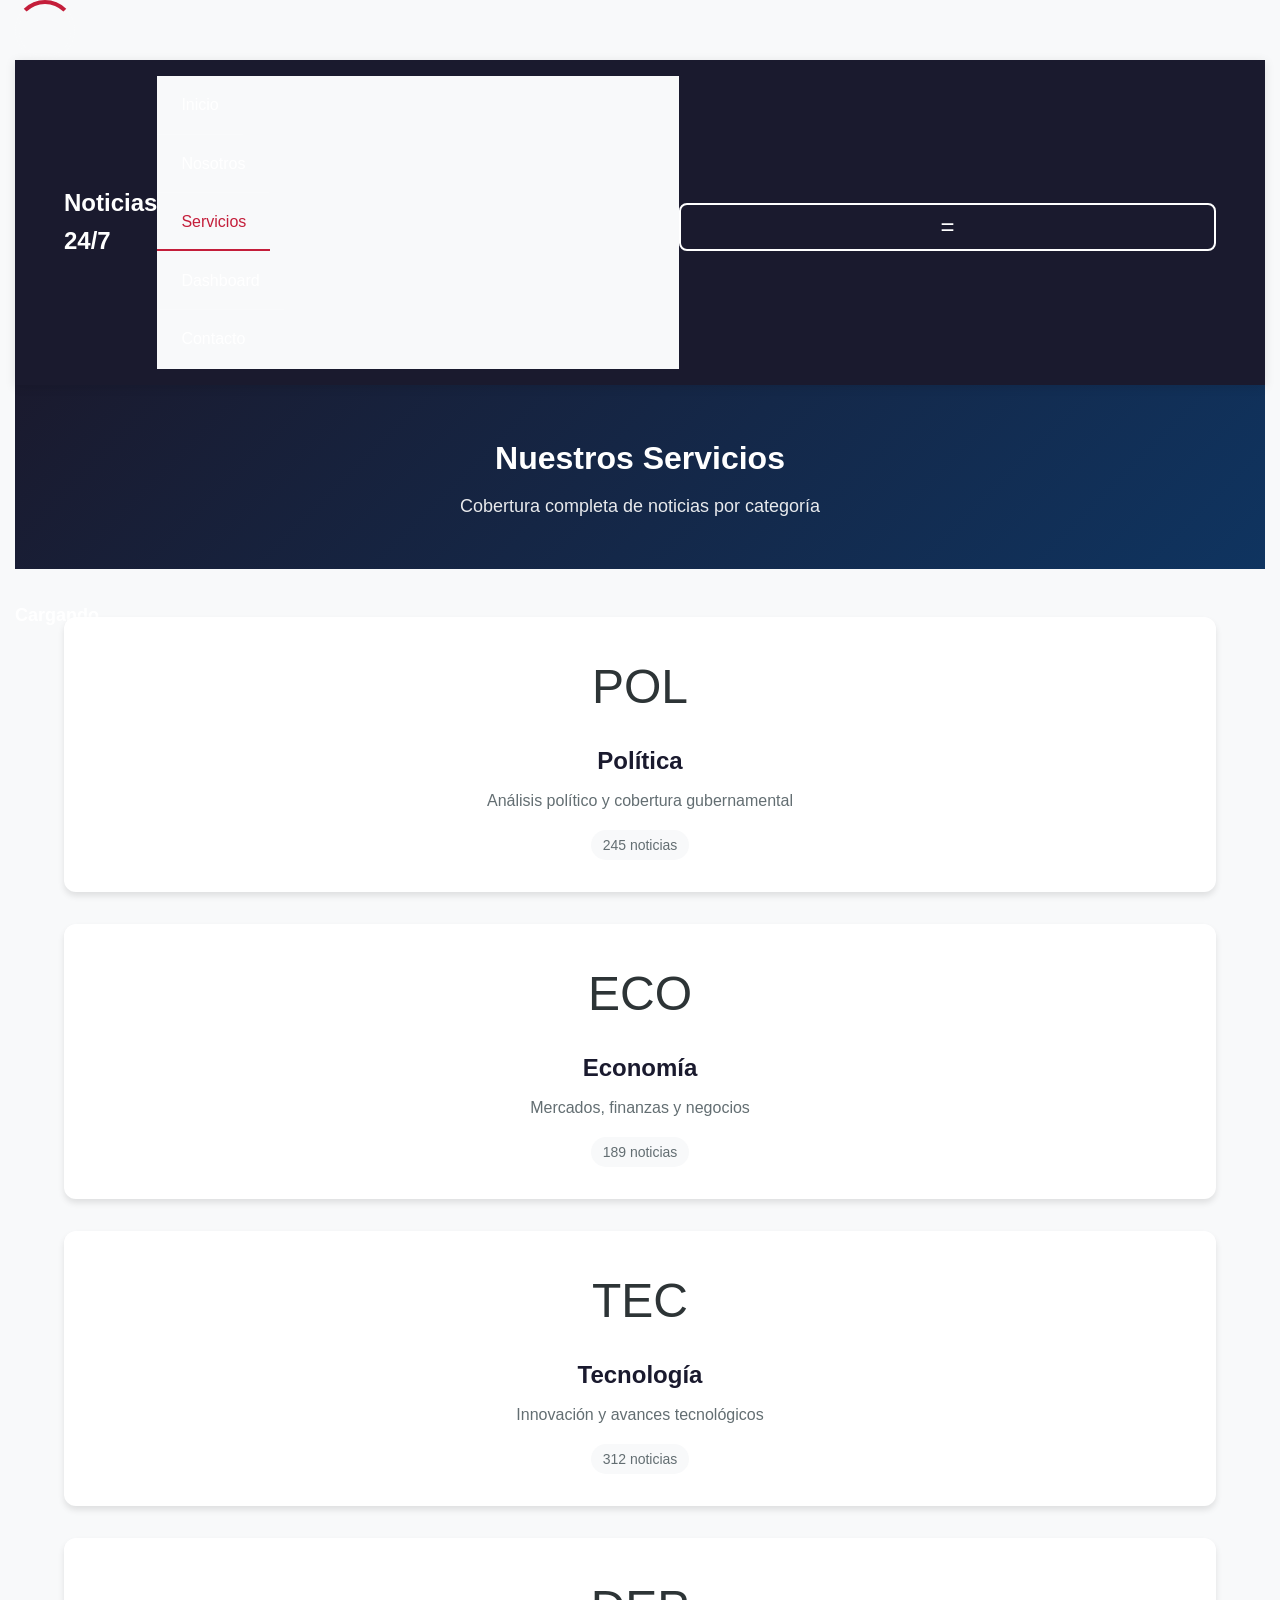
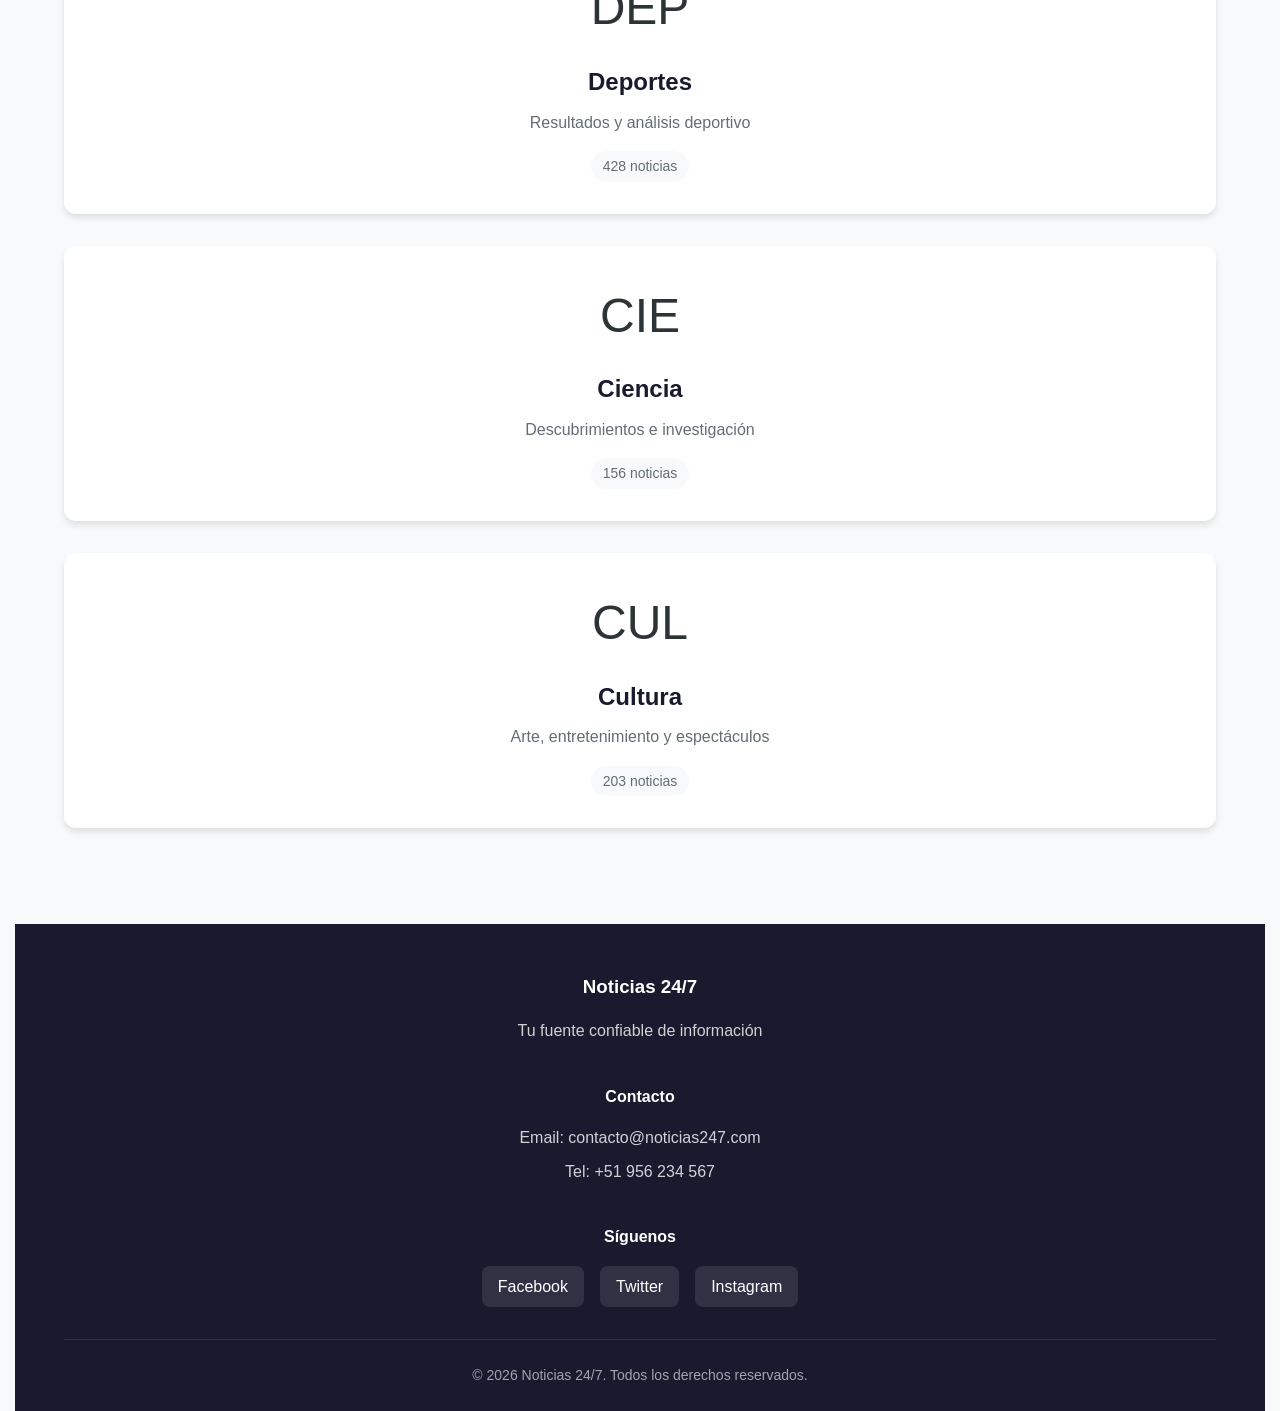
<file: servicios.html>
<!DOCTYPE html>
<html lang="es">
<head>
    <meta charset="UTF-8">
    <meta name="viewport" content="width=device-width, initial-scale=1.0">
    <title>Servicios - Noticias 24/7</title>
    <link rel="stylesheet" href="css/styles.css">
</head>
<body>
    <div class="loader" id="loader">
        <div class="loader__spinner"></div>
        <div class="loader__text">Cargando...</div>
    </div>

    <header class="header">
        <div class="container">
            <div class="header__content">
                <div class="header__logo">
                    <h1>Noticias 24/7</h1>
                </div>
                <nav class="header__nav" id="navMenu">
                    <ul class="nav__list">
                        <li><a href="index.html" class="nav__link">Inicio</a></li>
                        <li><a href="nosotros.html" class="nav__link">Nosotros</a></li>
                        <li><a href="servicios.html" class="nav__link active">Servicios</a></li>
                        <li><a href="dashboard.html" class="nav__link">Dashboard</a></li>
                        <li><a href="contacto.html" class="nav__link">Contacto</a></li>
                    </ul>
                </nav>
                <button class="header__btn">Suscríbete</button>
                <button class="header__menu-toggle" id="menuToggle">=</button>
            </div>
        </div>
    </header>

    <section class="page-hero">
        <div class="container">
            <h2 class="page-hero__title">Nuestros Servicios</h2>
            <p class="page-hero__text">Cobertura completa de noticias por categoría</p>
        </div>
    </section>

    <section class="categories">
        <div class="container">
            <div class="categories__grid">
                <div class="category-card">
                    <div class="category-card__icon">POL</div>
                    <h3 class="category-card__title">Política</h3>
                    <p class="category-card__text">Análisis político y cobertura gubernamental</p>
                    <span class="category-card__count">245 noticias</span>
                </div>

                <div class="category-card">
                    <div class="category-card__icon">ECO</div>
                    <h3 class="category-card__title">Economía</h3>
                    <p class="category-card__text">Mercados, finanzas y negocios</p>
                    <span class="category-card__count">189 noticias</span>
                </div>

                <div class="category-card">
                    <div class="category-card__icon">TEC</div>
                    <h3 class="category-card__title">Tecnología</h3>
                    <p class="category-card__text">Innovación y avances tecnológicos</p>
                    <span class="category-card__count">312 noticias</span>
                </div>

                <div class="category-card">
                    <div class="category-card__icon">DEP</div>
                    <h3 class="category-card__title">Deportes</h3>
                    <p class="category-card__text">Resultados y análisis deportivo</p>
                    <span class="category-card__count">428 noticias</span>
                </div>

                <div class="category-card">
                    <div class="category-card__icon">CIE</div>
                    <h3 class="category-card__title">Ciencia</h3>
                    <p class="category-card__text">Descubrimientos e investigación</p>
                    <span class="category-card__count">156 noticias</span>
                </div>

                <div class="category-card">
                    <div class="category-card__icon">CUL</div>
                    <h3 class="category-card__title">Cultura</h3>
                    <p class="category-card__text">Arte, entretenimiento y espectáculos</p>
                    <span class="category-card__count">203 noticias</span>
                </div>
            </div>
        </div>
    </section>

    <footer class="footer">
        <div class="container">
            <div class="footer__content">
                <div class="footer__section">
                    <h3>Noticias 24/7</h3>
                    <p>Tu fuente confiable de información</p>
                </div>
                <div class="footer__section">
                    <h4>Contacto</h4>
                    <p>Email: contacto@noticias247.com</p>
                    <p>Tel: +51 956 234 567</p>
                </div>
                <div class="footer__section">
                    <h4>Síguenos</h4>
                    <div class="footer__social">
                        <a href="#" class="social__link">Facebook</a>
                        <a href="#" class="social__link">Twitter</a>
                        <a href="#" class="social__link">Instagram</a>
                    </div>
                </div>
            </div>
            <div class="footer__bottom">
                <p>&copy; 2026 Noticias 24/7. Todos los derechos reservados.</p>
            </div>
        </div>
    </footer>

    <script src="js/menu.js"></script>
</body>
</html>
</file>
<file: css/styles.css>
* {
    margin: 0;
    padding: 0;
    box-sizing: border-box;
}

body {
    font-family: -apple-system, BlinkMacSystemFont, 'Segoe UI', Roboto, sans-serif;
    color: #2d3436;
    line-height: 1.6;
    background-color: #f8f9fa;
    padding: 0 15px; /* Agregar padding para móviles */
}
    font-family: -apple-system, BlinkMacSystemFont, 'Segoe UI', Roboto, sans-serif;
    color: #2d3436;
    line-height: 1.6;
    background-color: #f8f9fa;
    padding: 0 15px; /* Agregar padding para móviles */
}
    font-family: -apple-system, BlinkMacSystemFont, 'Segoe UI', Roboto, sans-serif;
    color: #2d3436;
    line-height: 1.6;
    background-color: #f8f9fa;
    padding: 0 15px; /* Agregar padding para móviles */
}
    font-family: -apple-system, BlinkMacSystemFont, 'Segoe UI', Roboto, sans-serif;
    color: #2d3436;
    line-height: 1.6;
    background-color: #f8f9fa;
    padding: 0 15px; /* Agregar padding para móviles */
}
    font-family: -apple-system, BlinkMacSystemFont, 'Segoe UI', Roboto, sans-serif;
    color: #2d3436;
    line-height: 1.6;
    background-color: #f8f9fa;
    padding: 0 15px; /* Agregar padding para móviles */
}
    font-family: -apple-system, BlinkMacSystemFont, 'Segoe UI', Roboto, sans-serif;
    color: #2d3436;
    line-height: 1.6;
    background-color: #f8f9fa;
}

/* Loader */
.loader {
    position: fixed;
    top: 0;
    left: 0;
    width: 100%;
    height: 100%;
    background-color: #1a1a2e;
    display: flex;
    justify-content: center;
    align-items: center;
    z-index: 9999;
    transition: opacity 0.5s ease, visibility 0.5s ease;
}

.loader.hidden {
    opacity: 0;
    visibility: hidden;
}

.loader__spinner {
    width: 60px;
    height: 60px;
    border: 4px solid rgba(255, 255, 255, 0.1);
    border-top-color: #c41e3a;
    border-radius: 50%;
    animation: spin 1s linear infinite;
}

@keyframes spin {
    to {
        transform: rotate(360deg);
    }
}

.loader__text {
    position: absolute;
    bottom: 30%;
    color: white;
    font-size: 1.125rem;
    font-weight: 600;
    animation: fadeInOut 1.5s ease-in-out infinite;
}

@keyframes fadeInOut {
    0%, 100% {
        opacity: 0.5;
    }
    50% {
        opacity: 1;
    }
}

.container {
    max-width: 1200px;
    margin: 0 auto;
    padding: 0 1.5rem;
}

/* Header */
.header {
    background-color: #1a1a2e;
    box-shadow: 0 2px 10px rgba(0, 0, 0, 0.1);
    position: sticky;
    top: 0;
    z-index: 1000;
}

.header__content {
    display: flex;
    justify-content: space-between;
    align-items: center;
    padding: 1rem 0;
}

.header__logo h1 {
    font-size: 1.5rem;
    color: #ffffff;
    margin: 0;
    font-weight: 700;
}

.header__nav .nav__list {
    display: flex;
    list-style: none;
    gap: 2rem;
    margin: 0;
    padding: 0;
}

.header__nav .nav__link {
    color: #ffffff;
    text-decoration: none;
    font-weight: 500;
    transition: all 0.3s ease;
    position: relative;
    padding: 0.5rem 0;
}

.header__nav .nav__link::after {
    content: '';
    position: absolute;
    bottom: 0;
    left: 0;
    width: 0;
    height: 2px;
    background-color: #c41e3a;
    transition: width 0.3s ease;
}

.header__nav .nav__link:hover::after,
.header__nav .nav__link.active::after {
    width: 100%;
}

.header__nav .nav__link:hover,
.header__nav .nav__link.active {
    color: #c41e3a;
}

.header__btn {
    background-color: #c41e3a;
    color: white;
    padding: 0.5rem 1.5rem;
    border: none;
    border-radius: 0.5rem;
    cursor: pointer;
    font-weight: 600;
    transition: all 0.3s;
}

.header__btn:hover {
    background-color: #a01729;
    transform: translateY(-2px);
}

.header__menu-toggle {
    display: none;
    background: none;
    border: 2px solid #ffffff;
    color: #ffffff;
    font-size: 1.5rem;
    padding: 0.5rem 0.75rem;
    border-radius: 0.5rem;
    cursor: pointer;
    transition: all 0.3s ease;
}

.header__menu-toggle:hover {
    background-color: #c41e3a;
    border-color: #c41e3a;
    transform: rotate(90deg);
}

/* Hero */
.hero {
    background: linear-gradient(135deg, #c41e3a 0%, #1a1a2e 100%);
    color: white;
    padding: 4rem 0;
    text-align: center;
}

.hero__badge {
    background-color: #e74c3c;
    color: white;
    padding: 0.5rem 1rem;
    border-radius: 2rem;
    font-size: 0.875rem;
    font-weight: 700;
    display: inline-block;
    margin-bottom: 1rem;
    animation: pulse 2s infinite;
}

@keyframes pulse {
    0%, 100% {
        transform: scale(1);
        opacity: 1;
    }
    50% {
        transform: scale(1.05);
        opacity: 0.8;
    }
}

.hero__title {
    font-size: 2.5rem;
    font-weight: 700;
    margin-bottom: 1rem;
    font-family: Georgia, serif;
    animation: slideDown 0.8s ease-out;
}

.hero__text {
    font-size: 1.25rem;
    margin-bottom: 2rem;
    opacity: 0.9;
    animation: fadeIn 1s ease-out 0.3s both;
}

@keyframes slideDown {
    from {
        opacity: 0;
        transform: translateY(-30px);
    }
    to {
        opacity: 1;
        transform: translateY(0);
    }
}

@keyframes fadeIn {
    from {
        opacity: 0;
    }
    to {
        opacity: 1;
    }
}

@keyframes slideUp {
    from {
        opacity: 0;
        transform: translateY(30px);
    }
    to {
        opacity: 1;
        transform: translateY(0);
    }
}

.hero__cta {
    background-color: white;
    color: #c41e3a;
    padding: 0.75rem 2rem;
    border: none;
    border-radius: 0.5rem;
    font-weight: 600;
    font-size: 1.125rem;
    cursor: pointer;
    transition: all 0.3s;
    animation: zoomIn 0.6s ease-out 0.6s both;
}

.hero__cta:hover {
    transform: translateY(-3px) scale(1.05);
    box-shadow: 0 15px 30px rgba(0, 0, 0, 0.3);
}

@keyframes zoomIn {
    from {
        opacity: 0;
        transform: scale(0.8);
    }
    to {
        opacity: 1;
        transform: scale(1);
    }
}

/* Breaking News Ticker */
.breaking-news {
    background-color: #1a1a2e;
    padding: 0.75rem 0;
    overflow: hidden;
    margin-top: 0;
    position: relative;
}

.breaking-news__ticker {
    display: flex;
    align-items: center;
    gap: 1rem;
    color: white;
    overflow: hidden;
}

.ticker__label {
    background-color: #c41e3a;
    padding: 0.25rem 0.75rem;
    border-radius: 0.25rem;
    font-weight: 700;
    font-size: 0.875rem;
    flex-shrink: 0;
    z-index: 10;
    position: relative;
}

.ticker__text {
    display: inline-block;
    white-space: nowrap;
    animation: scroll 60s linear infinite;
    padding-left: 2rem;
}

@keyframes scroll {
    from { 
        transform: translateX(0); 
    }
    to { 
        transform: translateX(-50%); 
    }
}

/* Page Hero */
.page-hero {
    background: linear-gradient(135deg, #1a1a2e 0%, #0f3460 100%);
    color: white;
    padding: 3rem 0;
    text-align: center;
}

.page-hero__title {
    font-size: 2rem;
    font-weight: 700;
    margin-bottom: 0.5rem;
}

.page-hero__text {
    font-size: 1.125rem;
    opacity: 0.9;
}

/* Section Title */
.section__title {
    font-size: 2rem;
    font-weight: 700;
    color: #1a1a2e;
    margin-bottom: 2rem;
    font-family: Georgia, serif;
    border-left: 4px solid #c41e3a;
    padding-left: 1rem;
}

/* Featured News */
.featured-news {
    padding: 3rem 0;
    background-color: #ffffff;
}

.news__grid {
    display: grid;
    grid-template-columns: repeat(3, 1fr);
    gap: 2rem;
}

.news-card {
    background-color: #ffffff;
    border-radius: 0.75rem;
    overflow: hidden;
    box-shadow: 0 4px 6px rgba(0, 0, 0, 0.1);
    transition: all 0.4s cubic-bezier(0.175, 0.885, 0.32, 1.275);
    animation: slideUp 0.6s ease-out both;
}

.news-card:nth-child(1) {
    animation-delay: 0.1s;
}

.news-card:nth-child(2) {
    animation-delay: 0.2s;
}

.news-card:nth-child(3) {
    animation-delay: 0.3s;
}

.news-card:nth-child(4) {
    animation-delay: 0.4s;
}

.news-card:nth-child(5) {
    animation-delay: 0.5s;
}

.news-card:nth-child(6) {
    animation-delay: 0.6s;
}

.news-card:hover {
    transform: translateY(-8px) scale(1.02);
    box-shadow: 0 20px 40px rgba(0, 0, 0, 0.2);
}

.news-card:hover .news-card__image {
    transform: scale(1.1);
}

.news-card__image {
    width: 100%;
    height: 200px;
    object-fit: cover;
    transition: transform 0.5s ease;
}

.news-card--large {
    grid-column: span 2;
    grid-row: span 2;
}

.news-card--large .news-card__image {
    height: 400px;
}

.news-card__content {
    padding: 1.5rem;
}

.news-card__category {
    background-color: #c41e3a;
    color: white;
    padding: 0.25rem 0.75rem;
    border-radius: 0.25rem;
    font-size: 0.75rem;
    font-weight: 600;
    text-transform: uppercase;
    display: inline-block;
    margin-bottom: 0.75rem;
}

.news-card__title {
    font-size: 1.25rem;
    font-weight: 700;
    color: #1a1a2e;
    margin-bottom: 0.75rem;
    font-family: Georgia, serif;
    line-height: 1.3;
}

.news-card--large .news-card__title {
    font-size: 1.75rem;
}

.news-card__excerpt {
    color: #636e72;
    margin-bottom: 1rem;
    line-height: 1.6;
}

.news-card__meta {
    display: flex;
    gap: 1rem;
    font-size: 0.875rem;
    color: #636e72;
}

/* Categories */
.categories {
    padding: 3rem 0;
}

.categories__grid {
    display: grid;
    grid-template-columns: repeat(3, 1fr);
    gap: 2rem;
}

.category-card {
    background-color: #ffffff;
    padding: 2rem;
    border-radius: 0.75rem;
    text-align: center;
    box-shadow: 0 4px 6px rgba(0, 0, 0, 0.1);
    transition: all 0.4s cubic-bezier(0.175, 0.885, 0.32, 1.275);
    animation: slideUp 0.6s ease-out both;
}

.category-card:nth-child(1) {
    animation-delay: 0.1s;
}

.category-card:nth-child(2) {
    animation-delay: 0.2s;
}

.category-card:nth-child(3) {
    animation-delay: 0.3s;
}

.category-card:hover {
    transform: translateY(-8px) scale(1.05);
    box-shadow: 0 20px 40px rgba(0, 0, 0, 0.2);
}

.category-card:hover .category-card__icon {
    transform: rotate(15deg) scale(1.1);
}

.category-card__icon {
    font-size: 3rem;
    margin-bottom: 1rem;
    transition: transform 0.6s ease;
}

.category-card__title {
    font-size: 1.5rem;
    font-weight: 700;
    color: #1a1a2e;
    margin-bottom: 0.5rem;
}

.category-card__text {
    color: #636e72;
    margin-bottom: 1rem;
}

.category-card__count {
    display: inline-block;
    background-color: #f8f9fa;
    padding: 0.25rem 0.75rem;
    border-radius: 1rem;
    font-size: 0.875rem;
    color: #636e72;
}

/* About */
.about {
    padding: 3rem 0;
}

.about__content {
    display: flex;
    gap: 3rem;
    align-items: center;
}

.about__text {
    flex: 1;
}

.about__text h2 {
    font-size: 2rem;
    color: #1a1a2e;
    margin-bottom: 1.5rem;
    font-family: Georgia, serif;
}

.about__text p {
    margin-bottom: 1rem;
    line-height: 1.8;
    color: #636e72;
}

.about__image {
    flex: 1;
}

.about__photo {
    width: 100%;
    height: auto;
    border-radius: 0.75rem;
    box-shadow: 0 10px 20px rgba(0, 0, 0, 0.15);
    transition: transform 0.5s ease;
}

.about-photo-zoom:hover {
    transform: scale(1.05);
}

.placeholder-image {
    background: linear-gradient(135deg, #c41e3a 0%, #1a1a2e 100%);
    height: 300px;
    border-radius: 0.75rem;
    display: flex;
    align-items: center;
    justify-content: center;
    color: white;
    font-size: 1.5rem;
    font-weight: 700;
}

/* Team */
.team {
    padding: 3rem 0;
    background-color: #ffffff;
}

.team__grid {
    display: grid;
    grid-template-columns: repeat(3, 1fr);
    gap: 2rem;
}

.team-card {
    text-align: center;
    animation: slideUp 0.6s ease-out both;
}

.team-card:nth-child(1) {
    animation-delay: 0.1s;
}

.team-card:nth-child(2) {
    animation-delay: 0.2s;
}

.team-card:nth-child(3) {
    animation-delay: 0.3s;
}

.team-card:hover .team-card__image {
    transform: scale(1.1) rotate(5deg);
    box-shadow: 0 10px 20px rgba(196, 30, 58, 0.3);
}

.team-card__image {
    width: 150px;
    height: 150px;
    border-radius: 50%;
    object-fit: cover;
    margin-bottom: 1rem;
    border: 4px solid #c41e3a;
    transition: all 0.4s ease;
}

.team-card__name {
    font-size: 1.25rem;
    font-weight: 700;
    color: #1a1a2e;
    margin-bottom: 0.25rem;
}

.team-card__role {
    color: #636e72;
}

/* Contact */
.contact {
    padding: 3rem 0;
}

.contact__content {
    display: flex;
    gap: 3rem;
}

.contact__form,
.contact__info {
    flex: 1;
}

.contact__form h2,
.contact__info h2 {
    font-size: 1.75rem;
    color: #1a1a2e;
    margin-bottom: 1.5rem;
    font-family: Georgia, serif;
}

.form__group {
    margin-bottom: 1.5rem;
}

.form__group label {
    display: block;
    margin-bottom: 0.5rem;
    color: #1a1a2e;
    font-weight: 600;
}

.form__group input,
.form__group textarea {
    width: 100%;
    padding: 0.75rem;
    border: 2px solid #e0e0e0;
    border-radius: 0.5rem;
    font-family: inherit;
    transition: all 0.3s ease;
}

.form__group input:focus,
.form__group textarea:focus {
    outline: none;
    border-color: #c41e3a;
    transform: scale(1.02);
    box-shadow: 0 0 0 3px rgba(196, 30, 58, 0.1);
}

.form__submit {
    background-color: #c41e3a;
    color: white;
    padding: 0.75rem 2rem;
    border: none;
    border-radius: 0.5rem;
    font-weight: 600;
    font-size: 1.125rem;
    cursor: pointer;
    width: 100%;
    transition: all 0.3s;
}

.form__submit:hover {
    background-color: #a01729;
    transform: translateY(-3px) scale(1.05);
    box-shadow: 0 10px 20px rgba(196, 30, 58, 0.3);
}

.info__item {
    margin-bottom: 2rem;
}

.info__item h3 {
    color: #1a1a2e;
    margin-bottom: 0.5rem;
    font-weight: 600;
}

.info__item p {
    color: #636e72;
}

/* Footer */
.footer {
    background-color: #1a1a2e;
    color: white;
    padding: 3rem 0 1.5rem;
    margin-top: 3rem;
}

.footer__content {
    display: flex;
    justify-content: space-between;
    gap: 2rem;
    margin-bottom: 2rem;
}

.footer__section h3,
.footer__section h4 {
    margin-bottom: 1rem;
}

.footer__section p {
    color: rgba(255, 255, 255, 0.8);
    margin: 0.5rem 0;
}

.footer__social {
    display: flex;
    gap: 1rem;
}

.social__link {
    color: white;
    text-decoration: none;
    padding: 0.5rem 1rem;
    background-color: rgba(255, 255, 255, 0.1);
    border-radius: 0.5rem;
    transition: all 0.3s ease;
}

.social__link:hover {
    background-color: #c41e3a;
    transform: translateY(-3px) scale(1.1);
}

.footer__bottom {
    text-align: center;
    padding-top: 1.5rem;
    border-top: 1px solid rgba(255, 255, 255, 0.1);
}

.footer__bottom p {
    color: rgba(255, 255, 255, 0.6);
    font-size: 0.875rem;
}

/* Responsive */
@media (max-width: 1023px) {
    .news__grid {
        grid-template-columns: repeat(2, 1fr);
    }
    
    .news-card--large {
        grid-column: span 2;
        grid-row: span 1;
    }
    
    .categories__grid {
        grid-template-columns: repeat(2, 1fr);
    }
}

@media (max-width: 767px) {
    .header__nav {
        display: block;
        position: relative;
        width: 100%;
        background-color: #f8f9fa;
    }
    .header__nav .nav__list {
        flex-direction: column;
        align-items: flex-start;
    }
    .header__btn, .header__menu-toggle {
        width: 100%;
        margin-top: 10px;
    }
}
    .header__nav {
        display: block;
        position: relative;
        width: 100%;
        background-color: #f8f9fa;
    }
    .header__nav .nav__list {
        flex-direction: column;
        align-items: flex-start;
    }
    .header__btn, .header__menu-toggle {
        width: 100%;
        margin-top: 10px;
    }
}
    .header__nav {
        display: block;
        position: relative;
        width: 100%;
        background-color: #f8f9fa;
    }
    .header__nav .nav__list {
        flex-direction: column;
        align-items: flex-start;
    }
    .header__btn, .header__menu-toggle {
        width: 100%;
        margin-top: 10px;
    }
}
    .header__nav {
        display: none;
        position: absolute;
        top: 100%;
        left: 0;
        right: 0;
        background-color: #1a1a2e;
        padding: 1rem 0;
        box-shadow: 0 4px 6px rgba(0, 0, 0, 0.1);
    }
    
    .header__nav.active {
        display: block;
    }
    
    .header__nav .nav__list {
        flex-direction: column;
        gap: 0;
    }
    
    .header__nav .nav__link {
        display: block;
        padding: 1rem 1.5rem;
        border-bottom: 1px solid rgba(255, 255, 255, 0.1);
    }
    
    .header__btn {
        display: none;
    }
    
    .header__menu-toggle {
        display: block;
    }
    
    .hero__title {
        font-size: 1.75rem;
    }
    
    .hero__text {
        font-size: 1rem;
    }
    
    .news__grid {
        grid-template-columns: 1fr;
    }
    
    .news-card--large {
        grid-column: span 1;
        grid-row: span 1;
    }
    
    .news-card__image,
    .news-card--large .news-card__image {
        height: 200px;
    }
    
    .categories__grid,
    .team__grid {
        grid-template-columns: 1fr;
    }
    
    .about__content,
    .contact__content {
        flex-direction: column;
    }
    
    .footer__content {
        flex-direction: column;
        text-align: center;
    }
    
    .footer__social {
        justify-content: center;
    }
}


/* Dashboard */
.dashboard {
    padding: 3rem 0;
    background-color: #f8f9fa;
}

.dashboard__stats {
    display: grid;
    grid-template-columns: repeat(4, 1fr);
    gap: 2rem;
    margin-bottom: 3rem;
}

.stat-card {
    background-color: #ffffff;
    padding: 2rem;
    border-radius: 0.75rem;
    box-shadow: 0 4px 6px rgba(0, 0, 0, 0.1);
    display: flex;
    align-items: center;
    gap: 1.5rem;
    transition: all 0.3s ease;
}

.stat-card:hover {
    transform: translateY(-5px);
    box-shadow: 0 10px 20px rgba(0, 0, 0, 0.15);
}

.stat-card__icon {
    font-size: 3rem;
}

.stat-card__value {
    font-size: 2rem;
    font-weight: 700;
    color: #1a1a2e;
    margin: 0;
}

.stat-card__label {
    color: #636e72;
    margin: 0;
}

.dashboard__content {
    display: grid;
    grid-template-columns: 2fr 1fr;
    gap: 2rem;
}

.dashboard__main {
    display: flex;
    flex-direction: column;
    gap: 2rem;
}

.dashboard-card {
    background-color: #ffffff;
    padding: 2rem;
    border-radius: 0.75rem;
    box-shadow: 0 4px 6px rgba(0, 0, 0, 0.1);
}

.dashboard-card__title {
    font-size: 1.5rem;
    color: #1a1a2e;
    margin-bottom: 1.5rem;
    border-bottom: 2px solid #c41e3a;
    padding-bottom: 0.5rem;
}

.trending-list {
    display: flex;
    flex-direction: column;
    gap: 1rem;
}

.trending-item {
    display: flex;
    align-items: center;
    gap: 1rem;
    padding: 1rem;
    border-radius: 0.5rem;
    transition: background-color 0.3s;
}

.trending-item:hover {
    background-color: #f8f9fa;
}

.trending-item__number {
    width: 30px;
    height: 30px;
    background-color: #c41e3a;
    color: white;
    border-radius: 50%;
    display: flex;
    align-items: center;
    justify-content: center;
    font-weight: 700;
    flex-shrink: 0;
}

.trending-item__content h4 {
    margin: 0 0 0.25rem 0;
    color: #1a1a2e;
}

.trending-item__content p {
    margin: 0;
    color: #636e72;
    font-size: 0.875rem;
}

.activity-list {
    display: flex;
    flex-direction: column;
    gap: 1rem;
}

.activity-item {
    padding: 1rem;
    border-left: 3px solid #c41e3a;
    background-color: #f8f9fa;
    border-radius: 0.5rem;
}

.activity-item__time {
    font-size: 0.75rem;
    color: #636e72;
    font-weight: 600;
}

.activity-item__text {
    margin: 0.5rem 0 0 0;
    color: #1a1a2e;
}

.categories-chart {
    display: flex;
    flex-direction: column;
    gap: 1.5rem;
}

.chart-item__label {
    display: flex;
    justify-content: space-between;
    margin-bottom: 0.5rem;
    font-size: 0.875rem;
    color: #1a1a2e;
}

.chart-item__bar {
    width: 100%;
    height: 10px;
    background-color: #e0e0e0;
    border-radius: 5px;
    overflow: hidden;
}

.chart-item__fill {
    height: 100%;
    background: linear-gradient(90deg, #c41e3a 0%, #ff6b6b 100%);
    border-radius: 5px;
    transition: width 0.5s ease;
}

.quick-actions {
    display: flex;
    flex-direction: column;
    gap: 1rem;
}

.quick-action-btn {
    background-color: #1a1a2e;
    color: white;
    padding: 1rem;
    border: none;
    border-radius: 0.5rem;
    cursor: pointer;
    font-weight: 600;
    transition: all 0.3s ease;
}

.quick-action-btn:hover {
    background-color: #c41e3a;
    transform: translateX(5px);
}

/* Modal */
.modal {
    display: none;
    position: fixed;
    z-index: 2000;
    left: 0;
    top: 0;
    width: 100%;
    height: 100%;
    background-color: rgba(0, 0, 0, 0.6);
    animation: fadeIn 0.3s ease;
}

@keyframes fadeIn {
    from { opacity: 0; }
    to { opacity: 1; }
}

.modal__content {
    background-color: #ffffff;
    margin: 5% auto;
    padding: 2rem;
    border-radius: 1rem;
    width: 90%;
    max-width: 600px;
    position: relative;
    animation: slideDown 0.3s ease;
}

@keyframes slideDown {
    from {
        transform: translateY(-50px);
        opacity: 0;
    }
    to {
        transform: translateY(0);
        opacity: 1;
    }
}

.modal__close {
    color: #636e72;
    float: right;
    font-size: 2rem;
    font-weight: bold;
    cursor: pointer;
    transition: color 0.3s;
}

.modal__close:hover {
    color: #c41e3a;
}

.modal__title {
    color: #1a1a2e;
    margin-bottom: 1.5rem;
    font-size: 1.75rem;
}

.modal__form select {
    width: 100%;
    padding: 0.75rem;
    border: 2px solid #e0e0e0;
    border-radius: 0.5rem;
    font-family: inherit;
    transition: border-color 0.3s;
}

.modal__form select:focus {
    outline: none;
    border-color: #c41e3a;
}

/* Dashboard Responsive */
@media (max-width: 1023px) {
    .dashboard__stats {
        grid-template-columns: repeat(2, 1fr);
    }

    .dashboard__content {
        grid-template-columns: 1fr;
    }
}

@media (max-width: 767px) {
    .dashboard__stats {
        grid-template-columns: 1fr;
    }

    .stat-card {
        padding: 1.5rem;
    }

    .stat-card__icon {
        font-size: 2rem;
    }

    .stat-card__value {
        font-size: 1.5rem;
    }

    .modal__content {
        margin: 10% auto;
        width: 95%;
        padding: 1.5rem;
    }
}
</file>
